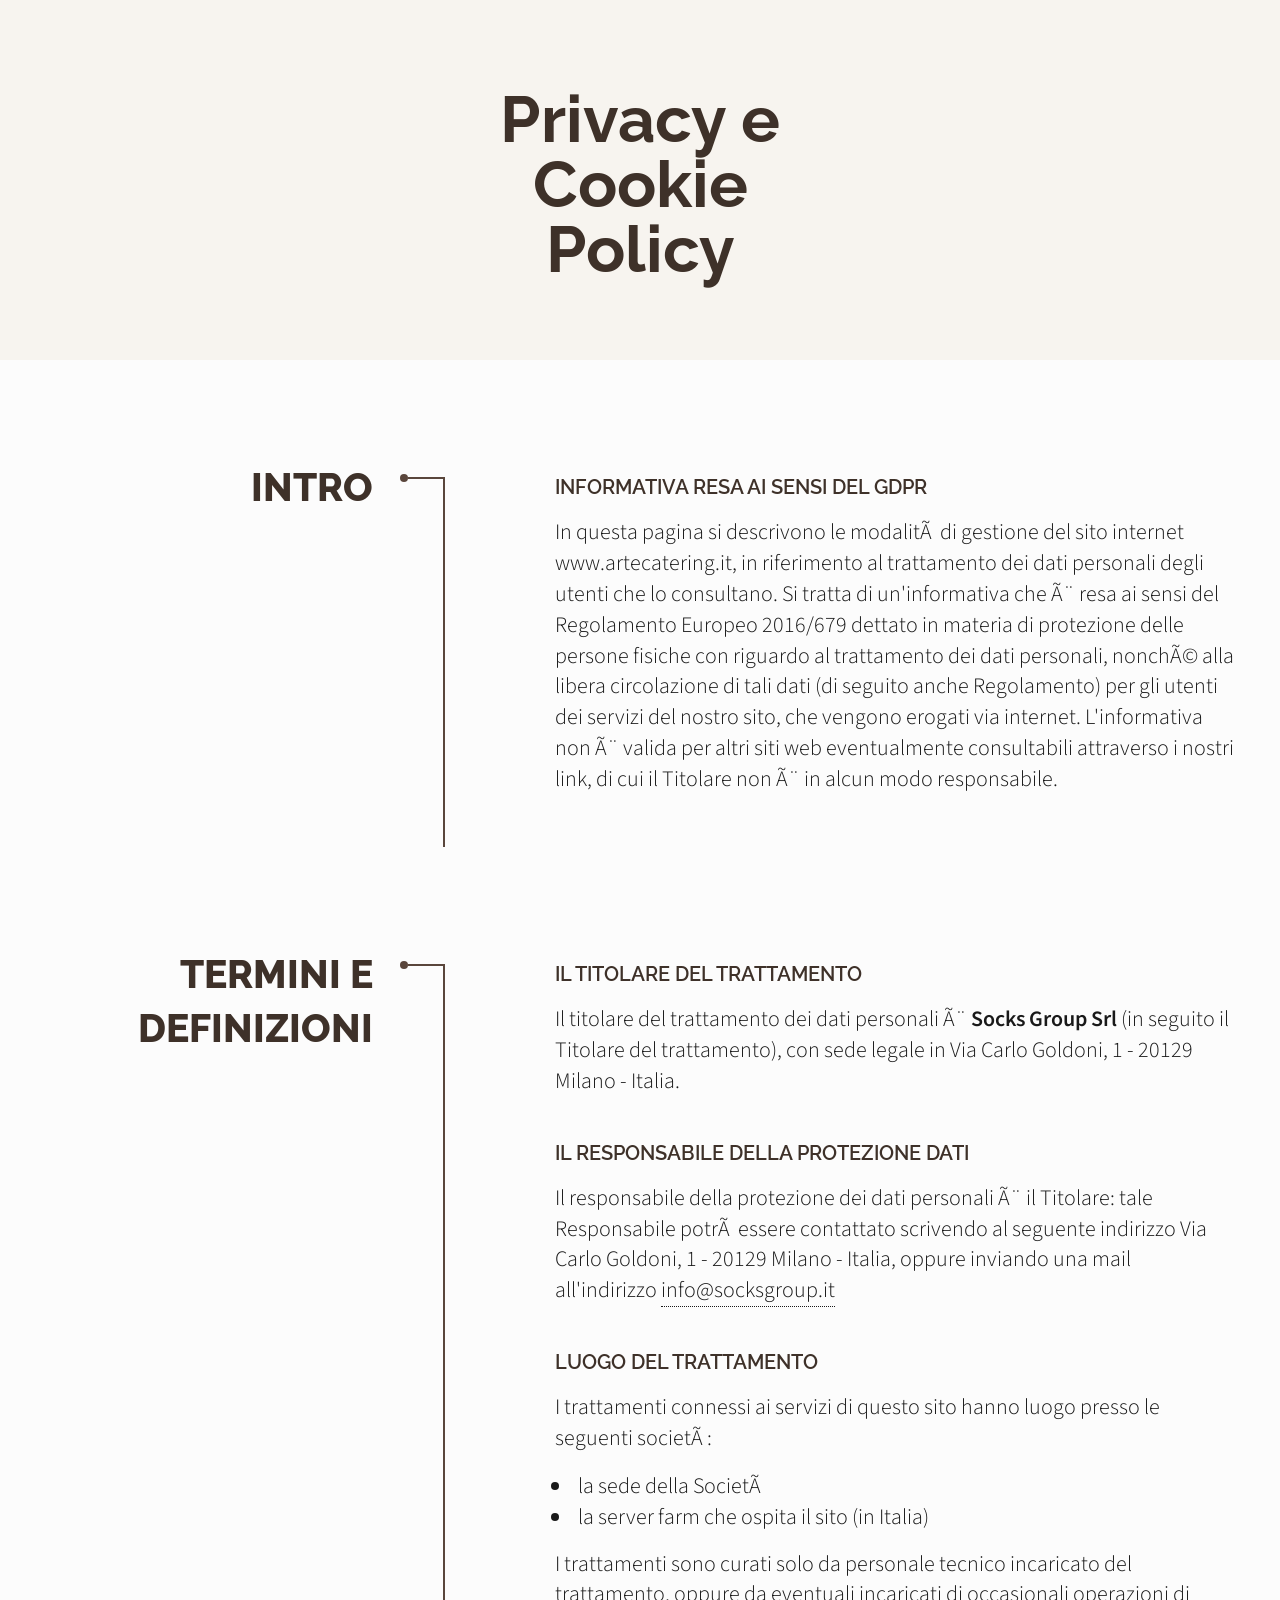
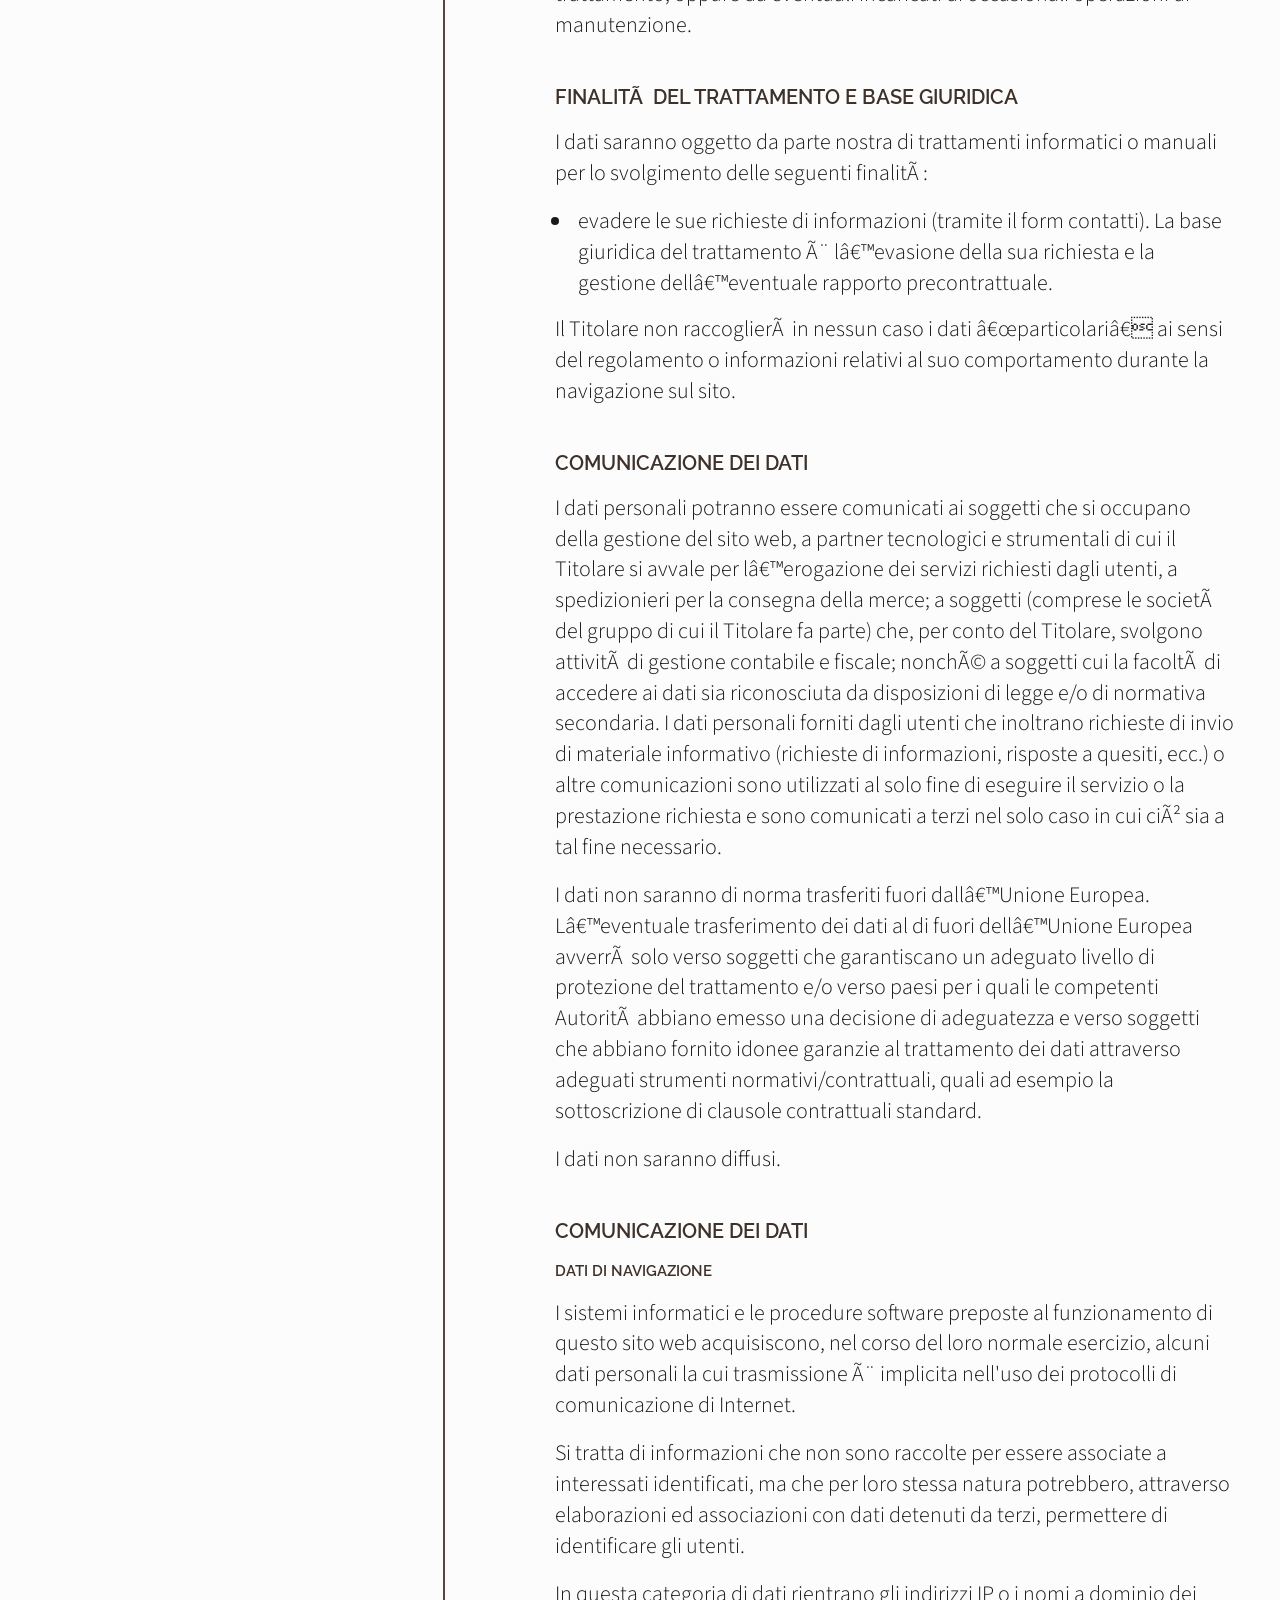
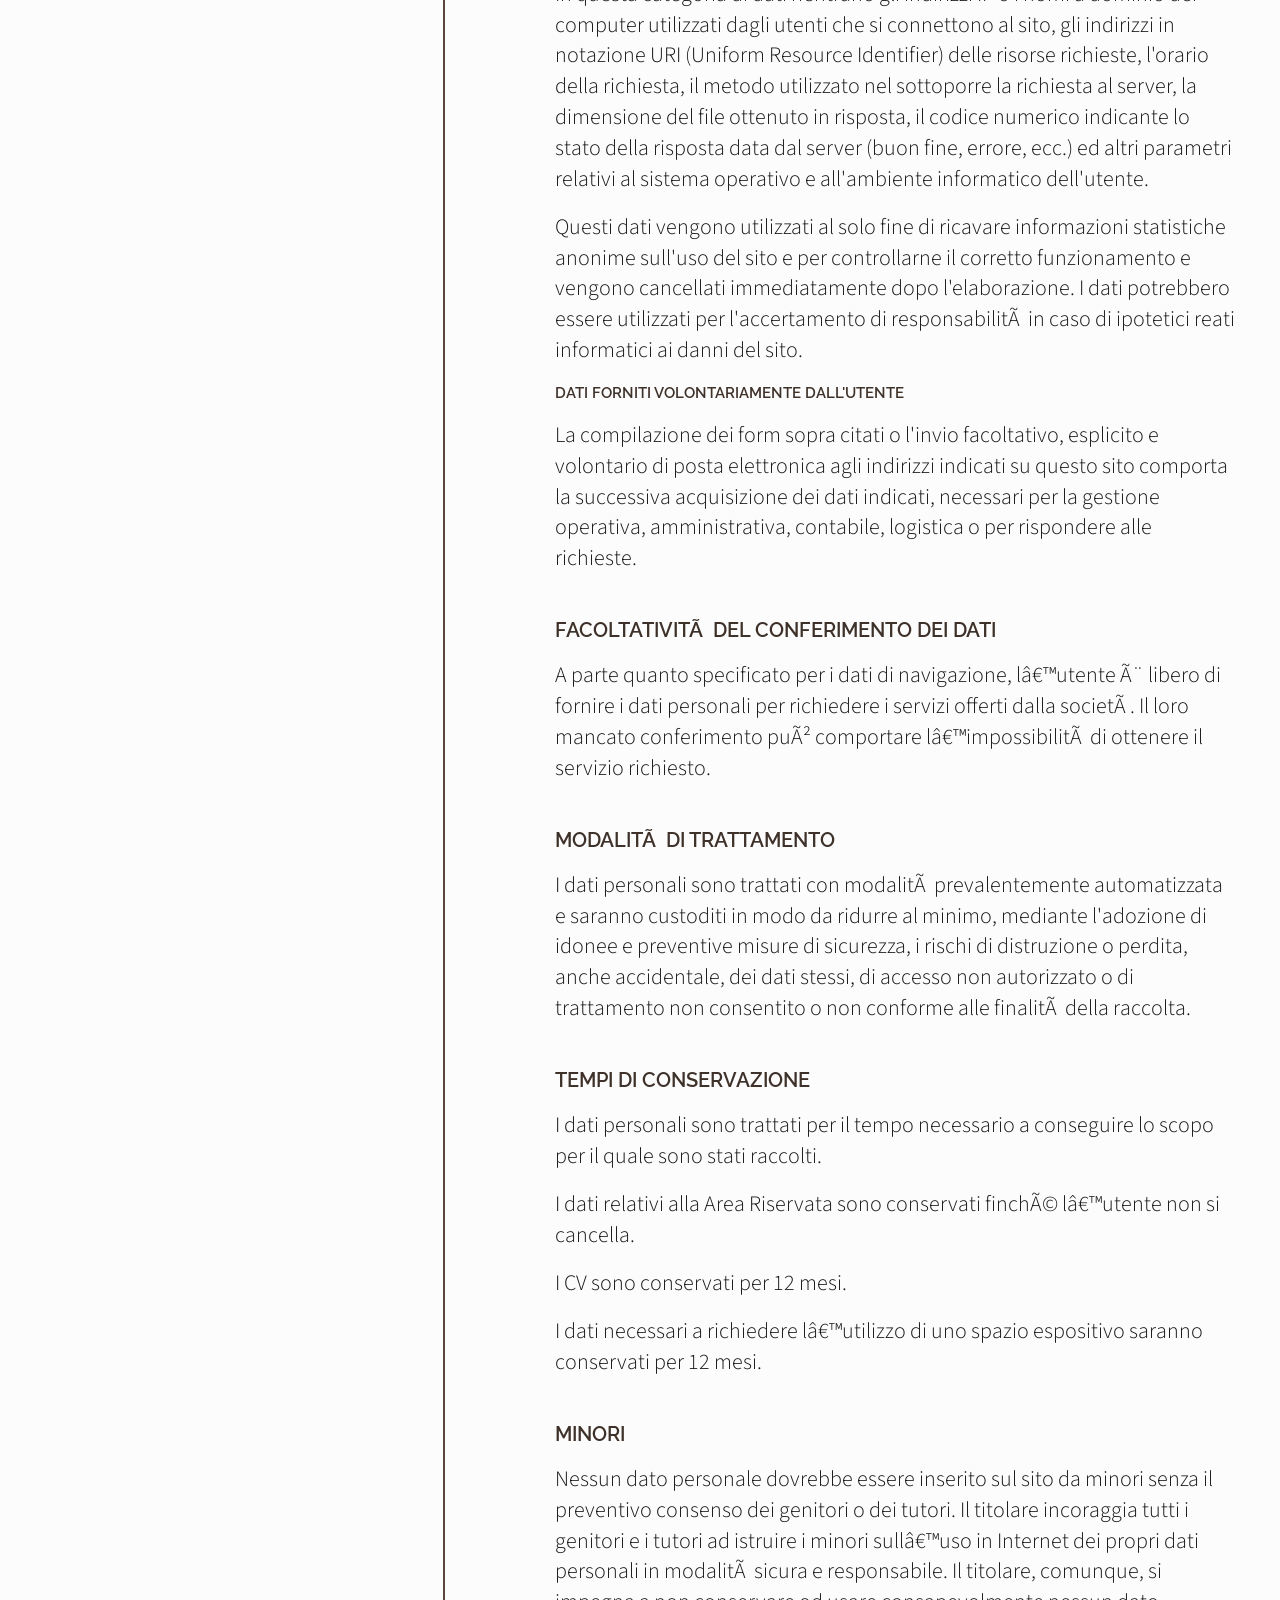
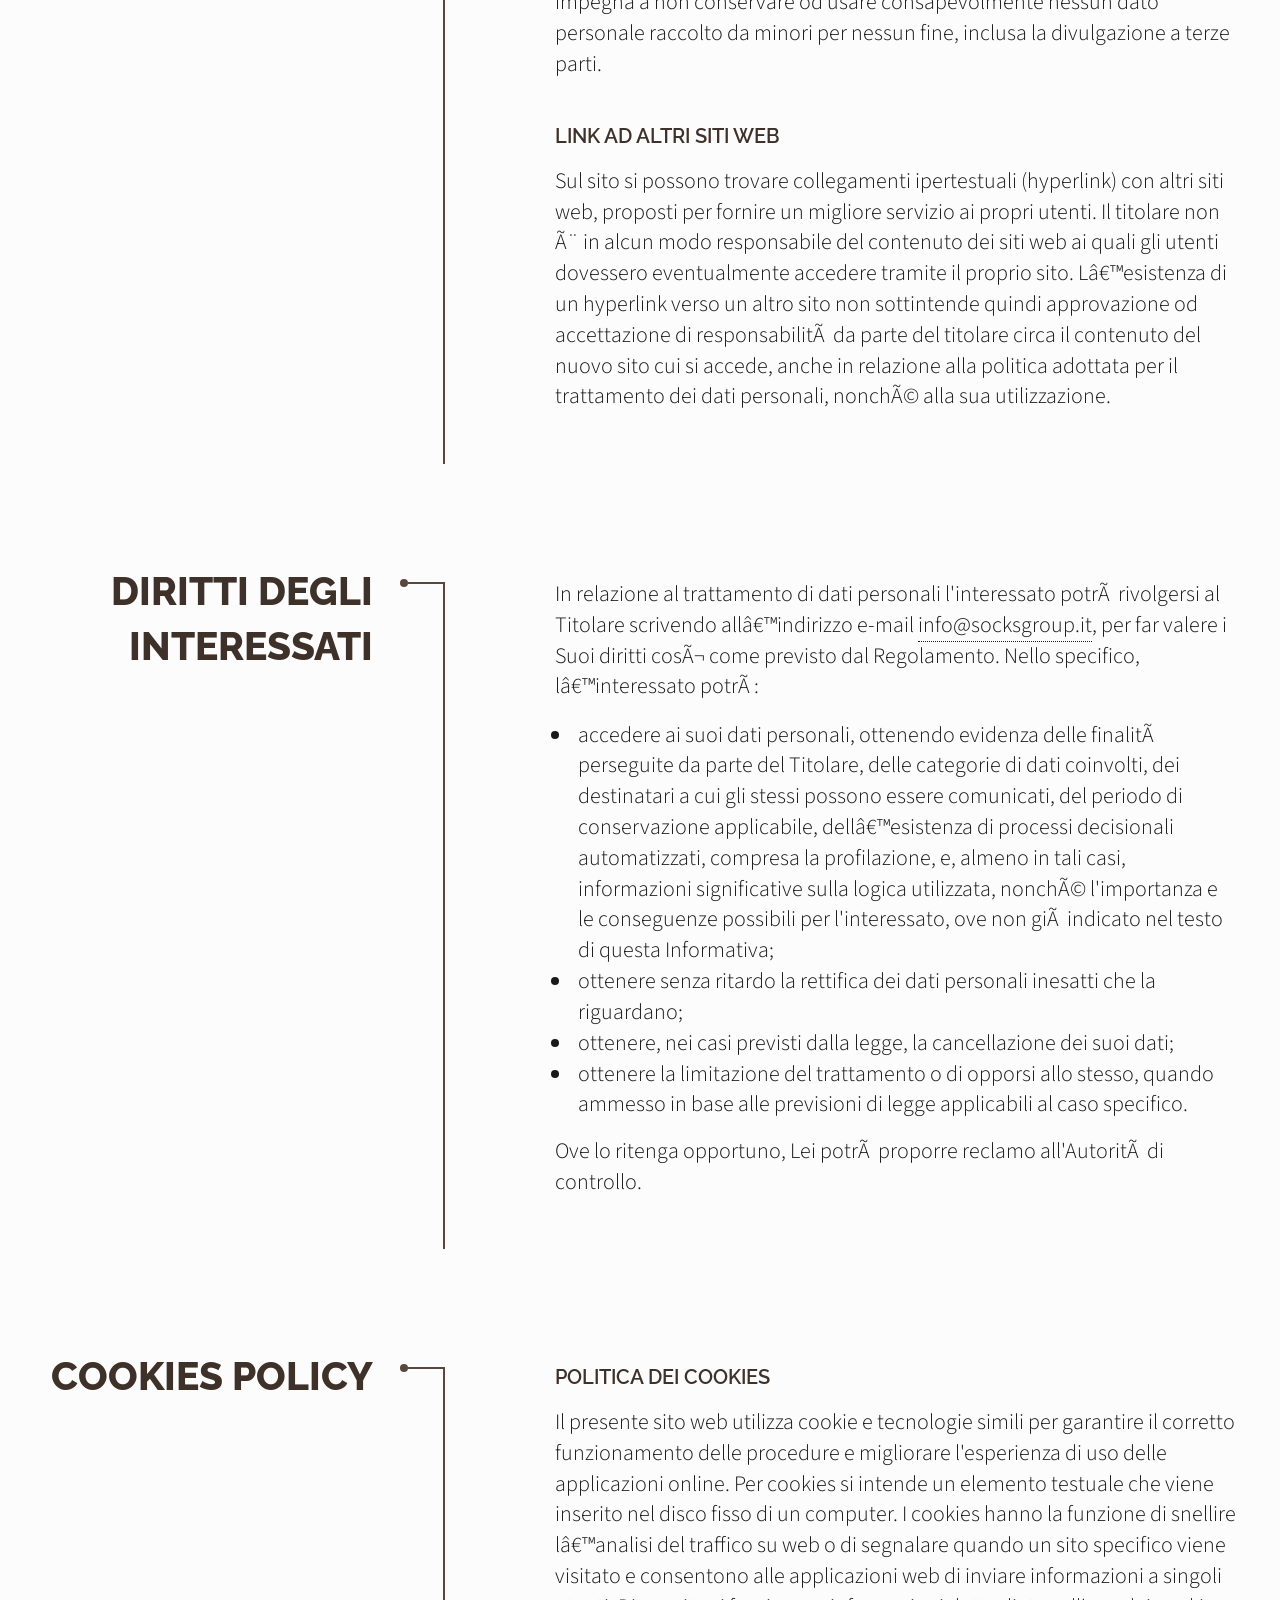
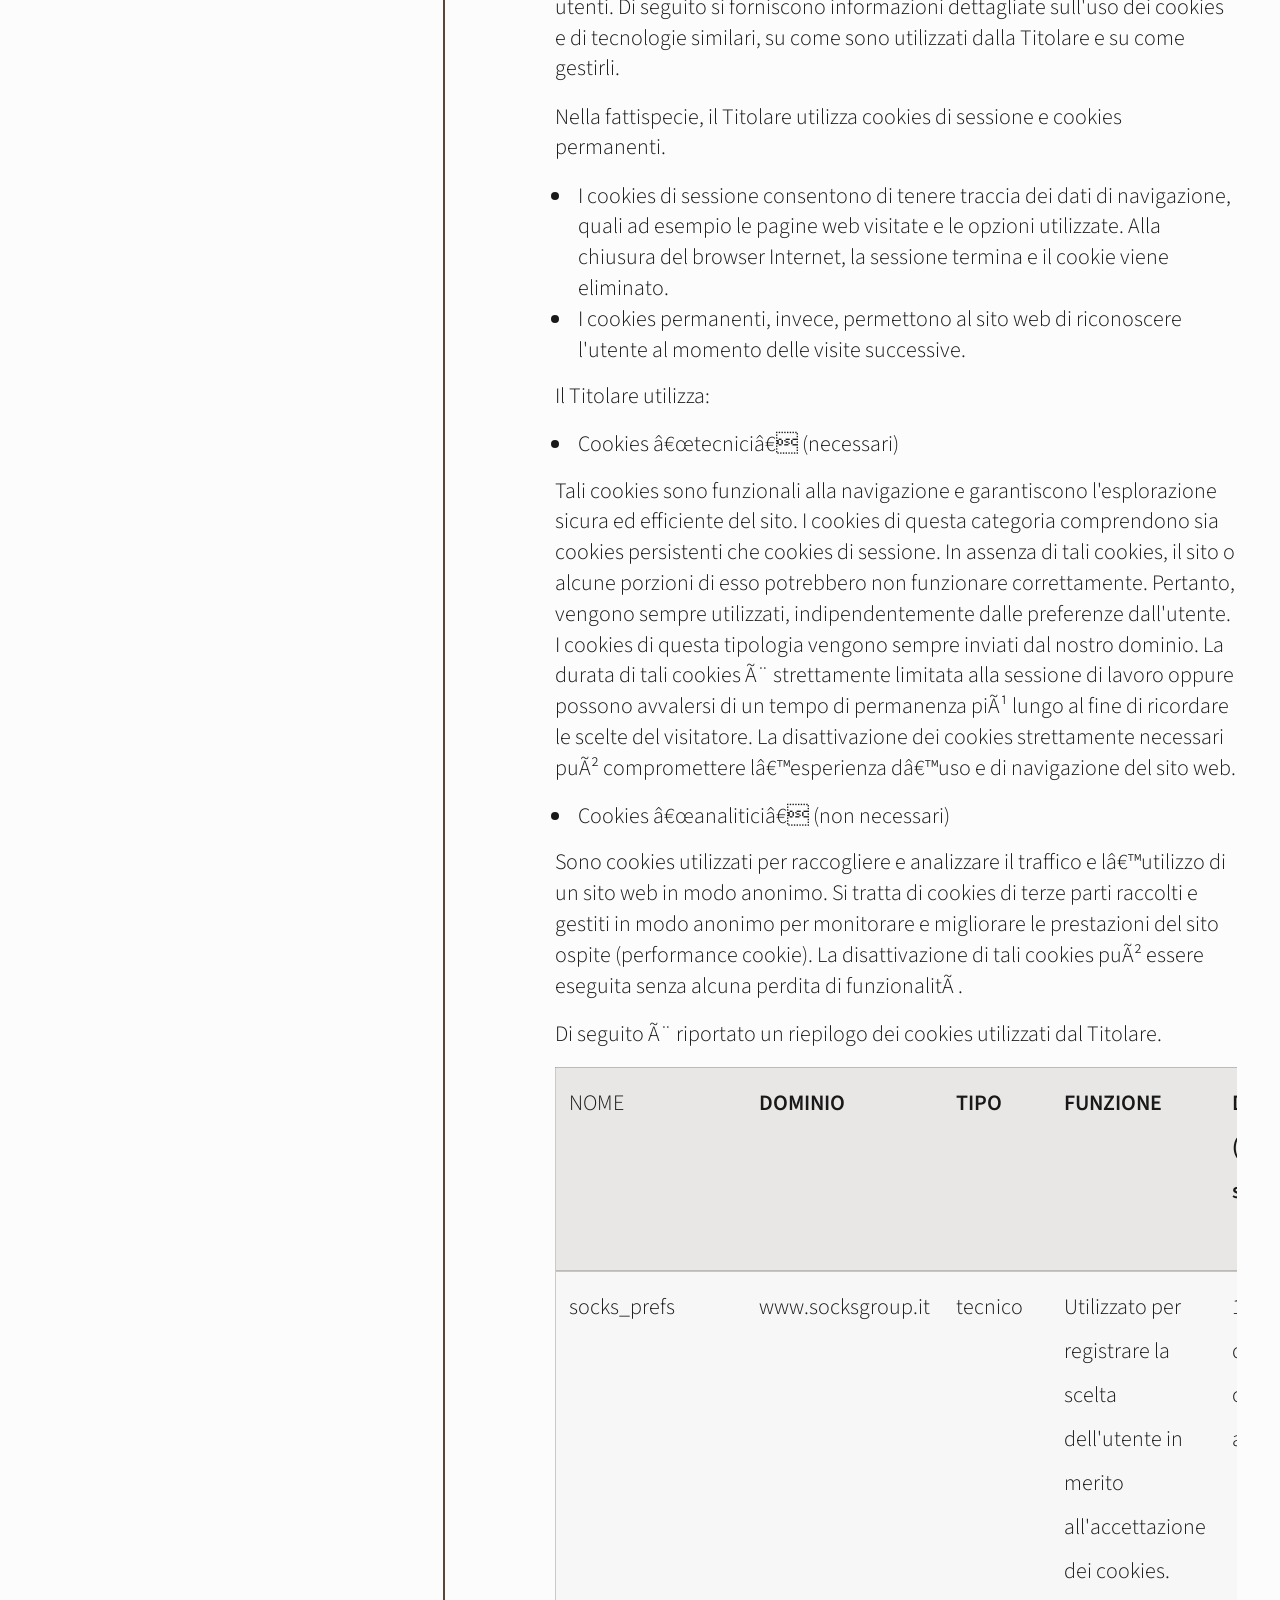
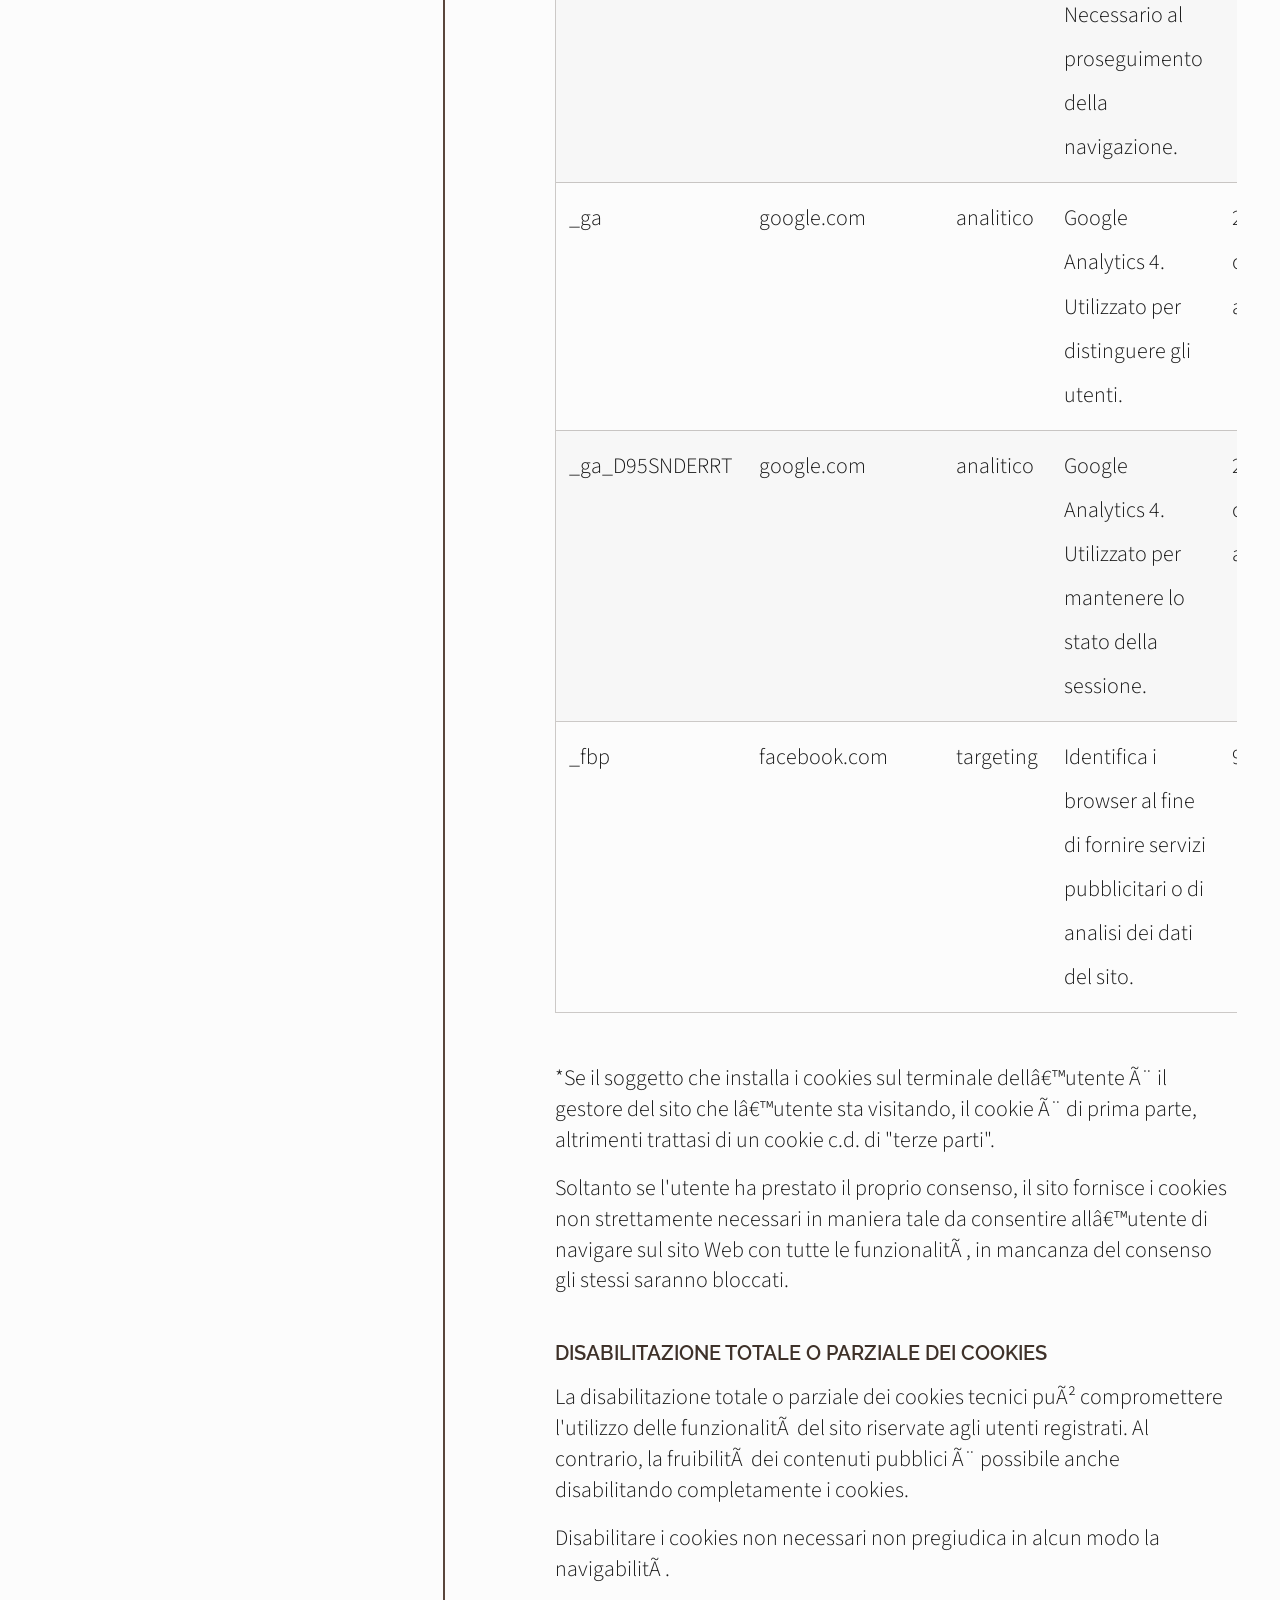
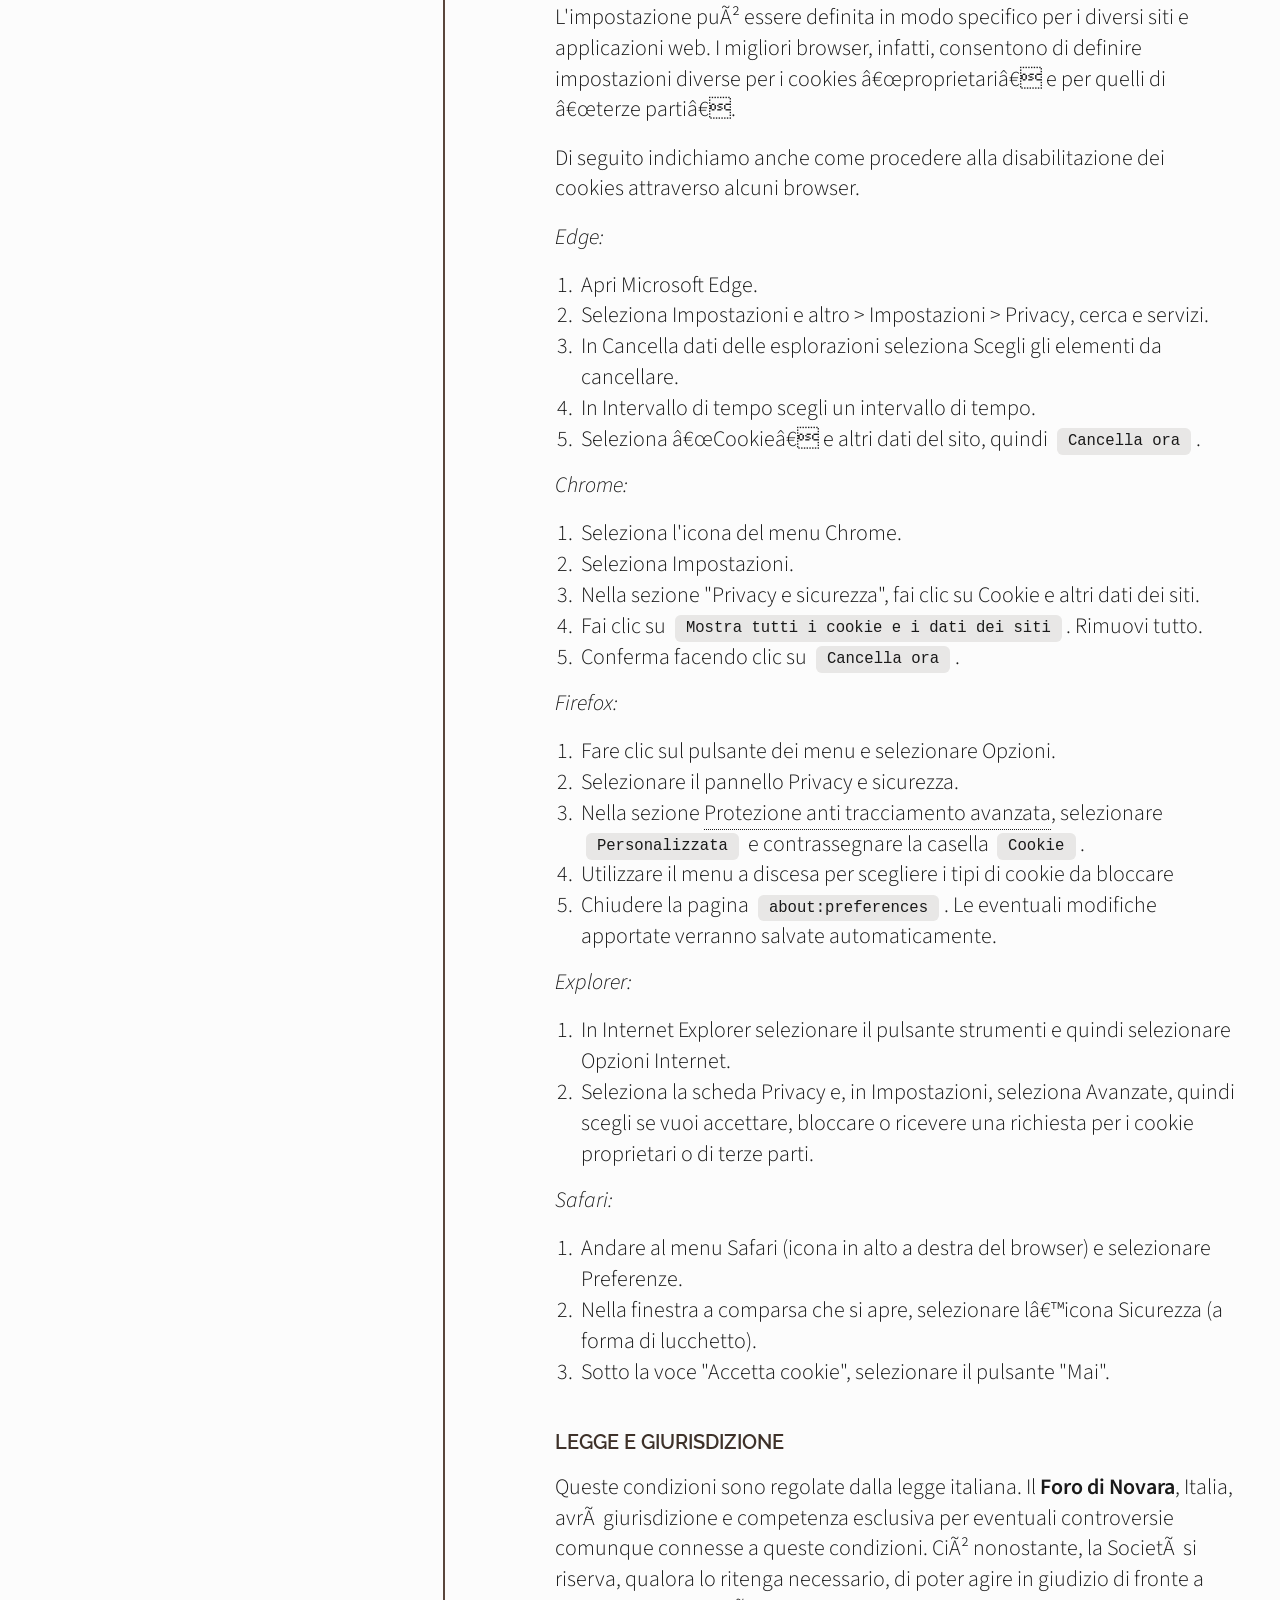
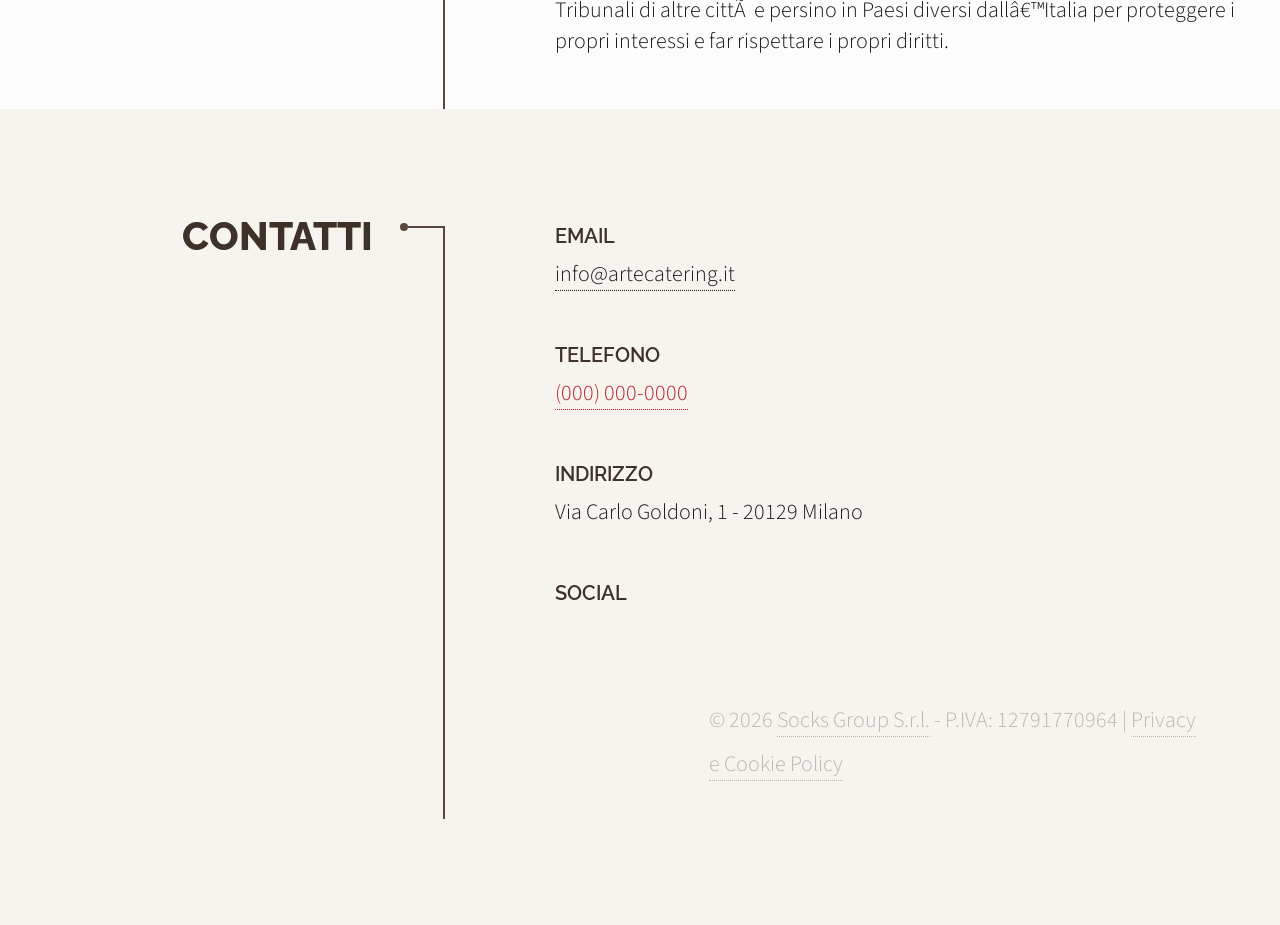
<file: privacy.html>
<!DOCTYPE HTML>
<html lang="it" xml:lang="it" xmlns="http://www.w3.org/1999/xhtml">

<head>
	<title>ARTEcatering - Privacy</title>
	<meta charset="ISO-8859-1">
	<meta http-equiv="Content-Type" content="text/html;charset=ISO-8859-1">
	<meta name="viewport" content="width=device-width, initial-scale=1, user-scalable=no" />
	<meta name="description" content="" />
	<meta name="keywords" content="" />
	<link rel="stylesheet" href="assets/css/main.css" />
</head>

<body class="is-preload privacy-page">

	<!-- Wrapper -->
	<div id="wrapper">

		<!-- Intro -->
		<section class="intro" id="privacy-intro">
			<header>
				<!--<img src="./media/artecatering_logo.png" alt="ARTEcatering Logo" />-->
				<h1>Privacy e Cookie Policy</h1>
			</header>
		</section>

		<!-- Sections -->
		<section id="privacy-content">
			<header>
				<h2 class="darkmrntxt">Intro</h2>
			</header>
			<div class="content">
				<h3>Informativa resa ai sensi del GDPR</h3>
				<p>In questa pagina si descrivono le modalità di gestione del sito internet www.artecatering.it, in riferimento al trattamento dei dati personali degli utenti che lo consultano. Si tratta di un'informativa che è resa ai sensi del Regolamento Europeo 2016/679 dettato in materia di protezione delle persone fisiche con riguardo al trattamento dei dati personali, nonché alla libera circolazione di tali dati (di seguito anche Regolamento) per gli utenti dei servizi del nostro sito, che vengono erogati via internet. L'informativa non è valida per altri siti web eventualmente consultabili attraverso i nostri link, di cui il Titolare non è in alcun modo responsabile.</p>
			</div>
		</section>

		<section id="privacy-content">
			<header>
				<h2 class="darkmrntxt">Termini e definizioni</h2>
			</header>
			<div class="content">
				<h3>Il titolare del trattamento</h3>
				<p>Il titolare del trattamento dei dati personali è <strong>Socks Group Srl</strong> (in seguito il Titolare del trattamento), con sede legale in Via Carlo Goldoni, 1 - 20129 Milano - Italia.</p>

				<h3>Il responsabile della protezione dati</h3>
				<p>Il responsabile della protezione dei dati personali è il Titolare: tale Responsabile potrà essere contattato scrivendo al seguente indirizzo Via Carlo Goldoni, 1 - 20129 Milano - Italia, oppure inviando una mail all'indirizzo <a href="mailto:info@socksgroup.it">info@socksgroup.it</a></p>

				<h3>Luogo del trattamento</h3>
				<p>I trattamenti connessi ai servizi di questo sito hanno luogo presso le seguenti società:</p>
				<ul>
					<li>la sede della Società</li>
					<li>la server farm che ospita il sito (in Italia)</li>
				</ul>
				<p>I trattamenti sono curati solo da personale tecnico incaricato del trattamento, oppure da eventuali incaricati di occasionali operazioni di manutenzione.</p>

				<h3>Finalità del trattamento e base giuridica</h3>
				<p>I dati saranno oggetto da parte nostra di trattamenti informatici o manuali per lo svolgimento delle seguenti finalità:</p>
				<ul>
					<li>evadere le sue richieste di informazioni (tramite il form contatti). La base giuridica del trattamento è l’evasione della sua richiesta e la gestione dell’eventuale rapporto precontrattuale.</li>
				</ul>
				<p>Il Titolare non raccoglierà in nessun caso i dati “particolari” ai sensi del regolamento o informazioni relativi al suo comportamento durante la navigazione sul sito.</p>

				<h3>Comunicazione dei dati</h3>
				<p>I dati personali potranno essere comunicati ai soggetti che si occupano della gestione del sito web, a partner tecnologici e strumentali di cui il Titolare si avvale per l’erogazione dei servizi richiesti dagli utenti, a spedizionieri per la consegna della merce; a soggetti (comprese le società del gruppo di cui il Titolare fa parte) che, per conto del Titolare, svolgono attività di gestione contabile e fiscale; nonché a soggetti cui la facoltà di accedere ai dati sia riconosciuta da disposizioni di legge e/o di normativa secondaria. I dati personali forniti dagli utenti che inoltrano richieste di invio di materiale informativo (richieste di informazioni, risposte a quesiti, ecc.) o altre comunicazioni sono utilizzati al solo fine di eseguire il servizio o la prestazione richiesta e sono comunicati a terzi nel solo caso in cui ciò sia a tal fine necessario.</p>
				<p>I dati non saranno di norma trasferiti fuori dall’Unione Europea. L’eventuale trasferimento dei dati al di fuori dell’Unione Europea avverrà solo verso soggetti che garantiscano un adeguato livello di protezione del trattamento e/o verso paesi per i quali le competenti Autorità abbiano emesso una decisione di adeguatezza e verso soggetti che abbiano fornito idonee garanzie al trattamento dei dati attraverso adeguati strumenti normativi/contrattuali, quali ad esempio la sottoscrizione di clausole contrattuali standard.</p>
				<p>I dati non saranno diffusi.</p>

				<h3>Comunicazione dei dati</h3>
				<h4>Dati di navigazione</h4>
				<p>I sistemi informatici e le procedure software preposte al funzionamento di questo sito web acquisiscono, nel corso del loro normale esercizio, alcuni dati personali la cui trasmissione è implicita nell'uso dei protocolli di comunicazione di Internet.</p>
				<p>Si tratta di informazioni che non sono raccolte per essere associate a interessati identificati, ma che per loro stessa natura potrebbero, attraverso elaborazioni ed associazioni con dati detenuti da terzi, permettere di identificare gli utenti.</p>
				<p>In questa categoria di dati rientrano gli indirizzi IP o i nomi a dominio dei computer utilizzati dagli utenti che si connettono al sito, gli indirizzi in notazione URI (Uniform Resource Identifier) delle risorse richieste, l'orario della richiesta, il metodo utilizzato nel sottoporre la richiesta al server, la dimensione del file ottenuto in risposta, il codice numerico indicante lo stato della risposta data dal server (buon fine, errore, ecc.) ed altri parametri relativi al sistema operativo e all'ambiente informatico dell'utente.</p>
				<p>Questi dati vengono utilizzati al solo fine di ricavare informazioni statistiche anonime sull'uso del sito e per controllarne il corretto funzionamento e vengono cancellati immediatamente dopo l'elaborazione. I dati potrebbero essere utilizzati per l'accertamento di responsabilità in caso di ipotetici reati informatici ai danni del sito.</p>
				<h4>Dati forniti volontariamente dall'utente</h4>
				<p>La compilazione dei form sopra citati o l'invio facoltativo, esplicito e volontario di posta elettronica agli indirizzi indicati su questo sito comporta la successiva acquisizione dei dati indicati, necessari per la gestione operativa, amministrativa, contabile, logistica o per rispondere alle richieste.</p>

				<h3>Facoltatività del conferimento dei dati</h3>
				<p>A parte quanto specificato per i dati di navigazione, l’utente è libero di fornire i dati personali per richiedere i servizi offerti dalla società. Il loro mancato conferimento può comportare l’impossibilità di ottenere il servizio richiesto.</p>

				<h3>Modalità di trattamento</h3>
				<p>I dati personali sono trattati con modalità prevalentemente automatizzata e saranno custoditi in modo da ridurre al minimo, mediante l'adozione di idonee e preventive misure di sicurezza, i rischi di distruzione o perdita, anche accidentale, dei dati stessi, di accesso non autorizzato o di trattamento non consentito o non conforme alle finalità della raccolta.</p>

				<h3>Tempi di conservazione</h3>
				<p>I dati personali sono trattati per il tempo necessario a conseguire lo scopo per il quale sono stati raccolti.</p>
				<p>I dati relativi alla Area Riservata sono conservati finché l’utente non si cancella.</p>
				<p>I CV sono conservati per 12 mesi.</p>
				<p>I dati necessari a richiedere l’utilizzo di uno spazio espositivo saranno conservati per 12 mesi.</p>

				<h3>Minori</h3>
				<p>Nessun dato personale dovrebbe essere inserito sul sito da minori senza il preventivo consenso dei genitori o dei tutori. Il titolare incoraggia tutti i genitori e i tutori ad istruire i minori sull’uso in Internet dei propri dati personali in modalità sicura e responsabile. Il titolare, comunque, si impegna a non conservare od usare consapevolmente nessun dato personale raccolto da minori per nessun fine, inclusa la divulgazione a terze parti.</p>

				<h3>Link ad altri siti web</h3>
				<p>Sul sito si possono trovare collegamenti ipertestuali (hyperlink) con altri siti web, proposti per fornire un migliore servizio ai propri utenti. Il titolare non è in alcun modo responsabile del contenuto dei siti web ai quali gli utenti dovessero eventualmente accedere tramite il proprio sito. L’esistenza di un hyperlink verso un altro sito non sottintende quindi approvazione od accettazione di responsabilità da parte del titolare circa il contenuto del nuovo sito cui si accede, anche in relazione alla politica adottata per il trattamento dei dati personali, nonché alla sua utilizzazione.</p>
			</div>
		</section>

		<section id="privacy-content">
			<header>
				<h2 class="darkmrntxt">Diritti degli interessati</h2>
			</header>
			<div class="content">
				<p>In relazione al trattamento di dati personali l'interessato potrà rivolgersi al Titolare scrivendo all’indirizzo e-mail <a href="mailto:info@socksgroup.it">info@socksgroup.it</a>, per far valere i Suoi diritti così come previsto dal Regolamento. Nello specifico, l’interessato potrà:</p>
				<ul>
					<li>accedere ai suoi dati personali, ottenendo evidenza delle finalità perseguite da parte del Titolare, delle categorie di dati coinvolti, dei destinatari a cui gli stessi possono essere comunicati, del periodo di conservazione applicabile, dell’esistenza di processi decisionali automatizzati, compresa la profilazione, e, almeno in tali casi, informazioni significative sulla logica utilizzata, nonché l'importanza e le conseguenze possibili per l'interessato, ove non già indicato nel testo di questa Informativa;</li>
					<li>ottenere senza ritardo la rettifica dei dati personali inesatti che la riguardano;</li>
					<li>ottenere, nei casi previsti dalla legge, la cancellazione dei suoi dati;</li>
					<li>ottenere la limitazione del trattamento o di opporsi allo stesso, quando ammesso in base alle previsioni di legge applicabili al caso specifico.</li>
				</ul>
				<p>Ove lo ritenga opportuno, Lei potrà proporre reclamo all'Autorità di controllo.</p>
			</div>
		</section>

		<section id="privacy-content">
			<header>
				<h2 class="darkmrntxt">Cookies Policy</h2>
			</header>
			<div class="content">
				<h3>Politica dei Cookies</h3>
				<p>Il presente sito web utilizza cookie e tecnologie simili per garantire il corretto funzionamento delle procedure e migliorare l'esperienza di uso delle applicazioni online. Per cookies si intende un elemento testuale che viene inserito nel disco fisso di un computer. I cookies hanno la funzione di snellire l’analisi del traffico su web o di segnalare quando un sito specifico viene visitato e consentono alle applicazioni web di inviare informazioni a singoli utenti. Di seguito si forniscono informazioni dettagliate sull'uso dei cookies e di tecnologie similari, su come sono utilizzati dalla Titolare e su come gestirli.</p>
				<p>Nella fattispecie, il Titolare utilizza cookies di sessione e cookies permanenti.</p>
				<ul>
					<li>I cookies di sessione consentono di tenere traccia dei dati di navigazione, quali ad esempio le pagine web visitate e le opzioni utilizzate. Alla chiusura del browser Internet, la sessione termina e il cookie viene eliminato.</li>
					<li>I cookies permanenti, invece, permettono al sito web di riconoscere l'utente al momento delle visite successive.</li>
				</ul>

				<p>Il Titolare utilizza:</p>
				<ul>
					<li>Cookies “tecnici” (necessari)</li>
				</ul>
				<p>Tali cookies sono funzionali alla navigazione e garantiscono l'esplorazione sicura ed efficiente del sito. I cookies di questa categoria comprendono sia cookies persistenti che cookies di sessione. In assenza di tali cookies, il sito o alcune porzioni di esso potrebbero non funzionare correttamente. Pertanto, vengono sempre utilizzati, indipendentemente dalle preferenze dall'utente. I cookies di questa tipologia vengono sempre inviati dal nostro dominio. La durata di tali cookies è strettamente limitata alla sessione di lavoro oppure possono avvalersi di un tempo di permanenza più lungo al fine di ricordare le scelte del visitatore. La disattivazione dei cookies strettamente necessari può compromettere l’esperienza d’uso e di navigazione del sito web.</p>
				<ul>
					<li>Cookies “analitici” (non necessari)</li>
				</ul>
				<p>Sono cookies utilizzati per raccogliere e analizzare il traffico e l’utilizzo di un sito web in modo anonimo. Si tratta di cookies di terze parti raccolti e gestiti in modo anonimo per monitorare e migliorare le prestazioni del sito ospite (performance cookie). La disattivazione di tali cookies può essere eseguita senza alcuna perdita di funzionalità.</p>

				<p>Di seguito è riportato un riepilogo dei cookies utilizzati dal Titolare.</p>
				<div class="table-scroll">
				<table cellspacing="0" cellpadding="0" class="table cookies">
					<thead>
						<tr>
							<td height="15"<strong>NOME</strong></td>
							<td><strong>DOMINIO</strong></td>
							<td><strong>TIPO</strong></td>
							<td align="left"><strong>FUNZIONE</strong></td>
							<td align="left"><strong>DURATA </strong>
								<strong>(giorni o sessione)</strong>
							</td>
							<td><strong>PRIMA PARTE/</strong>
								<strong>TERZA PARTE*</strong>
							</td>
						</tr>
					</thead>
					<tbody>
						<tr>
							<td>socks_prefs</td>
							<td>www.socksgroup.it</td>
							<td>tecnico</td>
							<td align="left">Utilizzato per registrare la scelta dell'utente in merito all'accettazione dei cookies.
								Necessario al proseguimento della navigazione.</td>
							<td align="left">182gg (6 mesi) dalla creazione o aggiornamento</td>
							<td>Prima parte</td>
						</tr>
						<tr>
							<td>_ga</td>
							<td>google.com</td>
							<td>analitico</td>
							<td align="left">Google Analytics 4. Utilizzato per distinguere gli utenti.</td>
							<td align="left">2 anni dalla creazione o aggiornamento</td>
							<td>Terza parte</td>
						</tr>
						<tr>
							<td>_ga_D95SNDERRT</td>
							<td>google.com</td>
							<td>analitico</td>
							<td align="left">Google Analytics 4. Utilizzato per mantenere lo stato della sessione.</td>
							<td align="left">2 anni dalla creazione o aggiornamento</td>
							<td>Terza parte</td>
						</tr>
						<tr>
							<td>_fbp</td>
							<td>facebook.com</td>
							<td>targeting</td>
							<td align="left">Identifica i browser al fine di fornire servizi pubblicitari o di analisi dei dati del
								sito.</td>
							<td align="left">90 giorni</td>
							<td>Terza parte</td>
						</tr>
					</tbody>
				</table>
				</div>
				<p>*Se il soggetto che installa i cookies sul terminale dell’utente è il gestore del sito che l’utente sta visitando, il cookie è di prima parte, altrimenti trattasi di un cookie c.d. di "terze parti".</p>
				<p>Soltanto se l'utente ha prestato il proprio consenso, il sito fornisce i cookies non strettamente necessari in maniera tale da consentire all’utente di navigare sul sito Web con tutte le funzionalità, in mancanza del consenso gli stessi saranno bloccati.</p>

				<h3>Disabilitazione totale o parziale dei cookies</h3>
				<p>La disabilitazione totale o parziale dei cookies tecnici può compromettere l'utilizzo delle funzionalità del sito riservate agli utenti registrati. Al contrario, la fruibilità dei contenuti pubblici è possibile anche disabilitando completamente i cookies.</p>
				<p>Disabilitare i cookies non necessari non pregiudica in alcun modo la navigabilità.</p>
				<p>L'impostazione può essere definita in modo specifico per i diversi siti e applicazioni web. I migliori browser, infatti, consentono di definire impostazioni diverse per i cookies “proprietari” e per quelli di “terze parti”.</p>
				<p>Di seguito indichiamo anche come procedere alla disabilitazione dei cookies attraverso alcuni browser.</p>

				<p><em>Edge:</em></p>
				<ol>
					<li>Apri Microsoft Edge.</li>
					<li>Seleziona Impostazioni e altro > Impostazioni > Privacy, cerca e servizi.</li>
					<li>In Cancella dati delle esplorazioni seleziona Scegli gli elementi da cancellare.</li>
					<li>In Intervallo di tempo scegli un intervallo di tempo.</li>
					<li>Seleziona “Cookie” e altri dati del sito, quindi <code>Cancella ora</code>.</li>
				</ol>

				<p><em>Chrome:</em></p>
				<ol>
					<li>Seleziona l'icona del menu Chrome.</li>
					<li>Seleziona Impostazioni.</li>
					<li>Nella sezione "Privacy e sicurezza", fai clic su Cookie e altri dati dei siti.</li>
					<li>Fai clic su <code>Mostra tutti i cookie e i dati dei siti</code>. Rimuovi tutto.</li>
					<li>Conferma facendo clic su <code>Cancella ora</code>.</li>
				</ol>
				
				<p><em>Firefox:</em></p>
				<ol>
					<li>Fare clic sul pulsante dei menu e selezionare Opzioni.</li>
					<li>Selezionare il pannello Privacy e sicurezza.</li>
					<li>Nella sezione <a href="https://support.mozilla.org/it/kb/protezione-antitracciamento-avanzata-firefox-desktop" target="_blank">Protezione anti tracciamento avanzata</a>, selezionare <code>Personalizzata</code> e contrassegnare la casella <code>Cookie</code>.</li>
					<li>Utilizzare il menu a discesa per scegliere i tipi di cookie da bloccare</li>
					<li>Chiudere la pagina <code>about:preferences</code>. Le eventuali modifiche apportate verranno salvate automaticamente.</li>
				</ol>
				
				<p><em>Explorer:</em></p>
				<ol>
					<li>In Internet Explorer selezionare il pulsante strumenti e quindi selezionare Opzioni Internet.</li>
					<li>Seleziona la scheda Privacy e, in Impostazioni, seleziona Avanzate, quindi scegli se vuoi accettare, bloccare o ricevere una richiesta per i cookie proprietari o di terze parti.</li>
				</ol>
				
				<p><em>Safari:</em></p>
				<ol>
					<li>Andare al menu Safari (icona in alto a destra del browser) e selezionare Preferenze.</li>
					<li>Nella finestra a comparsa che si apre, selezionare l’icona Sicurezza (a forma di lucchetto).</li>
					<li>Sotto la voce "Accetta cookie", selezionare il pulsante "Mai".</li>
				</ol>

				<h3>Legge e giurisdizione</h3>
				<p>Queste condizioni sono regolate dalla legge italiana. Il <strong>Foro di Novara</strong>, Italia, avrà giurisdizione e competenza esclusiva per eventuali controversie comunque connesse a queste condizioni. Ciò nonostante, la Società si riserva, qualora lo ritenga necessario, di poter agire in giudizio di fronte a Tribunali di altre città e persino in Paesi diversi dall’Italia per proteggere i propri interessi e far rispettare i propri diritti.</p>
			</div>
		</section>

		<!-- Section -->
		<section id="privacy-contact">
			<header>
				<h2 class="darkmrntxt">Contatti</h2>
			</header>
			<div class="content">
				<ul class="items">
					<li>
						<h3>Email</h3>
						<a href="mailto:info@artecatering.it">info@artecatering.it</a>
					</li>
					<li>
						<h3>Telefono</h3>
						<a href="tel:+390000000000" class="redtxt">(000) 000-0000</a>
					</li>
					<li>
						<h3>Indirizzo</h3>
						<span>Via Carlo Goldoni, 1 - 20129 Milano</span>
					</li>
					<li>
						<h3>Social</h3>
						<ul class="icons">
							<li>
								<a href="#" class="icon brands fa-facebook-f redtxt">
									<span class="label">Facebook</span>
								</a>
							</li>
							<li>
								<a href="#" class="icon brands fa-instagram redtxt">
									<span class="label">Instagram</span>
								</a>
							</li>
							<li>
								<a href="#" class="icon brands fa-linkedin-in redtxt">
									<span class="label">LinkedIn</span>
								</a>
							</li>
						</ul>
					</li>
				</ul>
			</div>
		</section>

		<!-- Copyright -->
		<div class="copyright">&copy; 2026 <a href="https://socksgroup.it" target="_blank">Socks Group S.r.l.</a> - P.IVA: 12791770964 | <a href="./privacy.html">Privacy e Cookie Policy</a>
		</div>

	</div>

	<!-- Scripts -->
	<script src="assets/js/jquery.min.js"></script>
	<script src="assets/js/jquery.scrolly.min.js"></script>
	<script src="assets/js/browser.min.js"></script>
	<script src="assets/js/breakpoints.min.js"></script>
	<script src="assets/js/util.js"></script>
	<script src="assets/js/main.js"></script>

</body>

</html>
</file>
<file: assets/css/main.css>
@import url("https://cdnjs.cloudflare.com/ajax/libs/font-awesome/6.5.2/css/all.min.css");
@import url("https://fonts.googleapis.com/css?family=Source+Sans+Pro:300,600,700,300i,600i,700i|Raleway:600,800");

/*
	Paradigm Shift by HTML5 UP
	html5up.net | @ajlkn
	Free for personal and commercial use under the CCA 3.0 license (html5up.net/license)
*/

html, body, div, span, applet, object,
iframe, h1, h2, h3, h4, h5, h6, p, blockquote,
pre, a, abbr, acronym, address, big, cite,
code, del, dfn, em, img, ins, kbd, q, s, samp,
small, strike, strong, sub, sup, tt, var, b,
u, i, center, dl, dt, dd, ol, ul, li, fieldset,
form, label, legend, table, caption, tbody,
tfoot, thead, tr, th, td, article, aside,
canvas, details, embed, figure, figcaption,
footer, header, hgroup, menu, nav, output, ruby,
section, summary, time, mark, audio, video {
	margin: 0;
	padding: 0;
	border: 0;
	font-size: 100%;
	font: inherit;
	vertical-align: baseline;}

article, aside, details, figcaption, figure,
footer, header, hgroup, menu, nav, section {
	display: block;}

body {
	line-height: 1;
}

ol, ul {
	list-style: none;
}

blockquote, q {
	quotes: none;
}

	blockquote:before, blockquote:after, q:before, q:after {
		content: '';
		content: none;
	}

table {
	border-collapse: collapse;
	border-spacing: 0;
}

body {
	-webkit-text-size-adjust: none;
}

mark {
	background-color: transparent;
	color: inherit;
}

input::-moz-focus-inner {
	border: 0;
	padding: 0;
}

input, select, textarea {
	-moz-appearance: none;
	-webkit-appearance: none;
	-ms-appearance: none;
	appearance: none;
}

/* colors */

.redtxt{
	color: #BA1F26;
}

.blutxt{
	color: #0197CA;
}

.yellotxt{
	color: #E1CF2F;
}

.darkmrntxt{
	color: rgb(62, 49, 41);
}

.litemrntxt{
	color: rgb(62, 49, 41);
}

/* Basic */

	@-ms-viewport {
		width: device-width;
	}

	body {
		-ms-overflow-style: scrollbar;
	}

	@media screen and (max-width: 480px) {

		html, body {
			min-width: 320px;
		}

	}

	html {
		box-sizing: border-box;
		scroll-behavior: smooth;
	}

	*, *:before, *:after {
		box-sizing: inherit;
	}

	body {
		background: #f7f4ef;
	}

		body.is-preload *, body.is-preload *:before, body.is-preload *:after {
			-moz-animation: none !important;
			-webkit-animation: none !important;
			-ms-animation: none !important;
			animation: none !important;
			-moz-transition: none !important;
			-webkit-transition: none !important;
			-ms-transition: none !important;
			transition: none !important;
		}

/* Typography */

	html {
		font-size: 18pt;
	}

		@media screen and (max-width: 1920px) {

			html {
				font-size: 13pt;
			}

		}

		@media screen and (max-width: 1152px) {

			html {
				font-size: 14pt;
			}

		}

		@media screen and (max-width: 736px) {

			html {
				font-size: 12pt;
			}

		}

		@media screen and (max-width: 480px) {

			html {
				font-size: 11pt;
			}

		}

	body {
		background-color: #f7f4ef;
		color: #191919;
	}

	body, input, select, textarea {
		color: #191919;
		font-family: "Source Sans Pro", Helvetica, sans-serif;
		font-size: 1.27rem;
		font-weight: 300;
		letter-spacing: normal;
		line-height: 2;
	}

	a {
		-moz-transition: border-bottom-color 0.25s ease-in-out;
		-webkit-transition: border-bottom-color 0.25s ease-in-out;
		-ms-transition: border-bottom-color 0.25s ease-in-out;
		transition: border-bottom-color 0.25s ease-in-out;
		text-decoration: none;
		color: #191919;
		border-bottom: dotted 1px;
	}

		a:hover {
			text-decoration: none;
			border-bottom-color: transparent;
		}

	strong {
		font-weight: 600;
	}

	b {
		font-weight: 800;
	}
	
	em, i {
		font-style: italic;
	}

	p {
		line-height: 1.4;
		margin: 0 0 2rem 0;
	}

	h1, h2, h3, h4, h5, h6 {
		color: rgb(62, 49, 41);
		font-family: "Raleway", Helvetica, sans-serif;
		font-weight: 600;
		letter-spacing: normal;
		line-height: 1.4;
		margin: 0 0 1.5rem 0;
		text-transform: uppercase;
	}

		h1 a, h2 a, h3 a, h4 a, h5 a, h6 a {
			color: inherit;
			text-decoration: none;
		}

	h1 {
		font-family: "Raleway", Helvetica, sans-serif;
		font-size: 5rem;
		font-weight: 700;
		letter-spacing: normal;
		line-height: 1.1;
		margin: 0 0 1.5rem 0;
		text-transform: none;
	}

	h2 {
		font-size: 2.25rem;
		font-weight: 800;
		letter-spacing: normal;
		margin: 0 0 2rem 0;
	}

	h3 {
		font-size: 1.125rem;
		color: rgb(62, 49, 41);
	}

	h4 {
		font-size: 0.875rem;
	}

	h5 {
		font-size: 0.75rem;
	}

	h6 {
		font-size: 0.625rem;
	}

	@media screen and (max-width: 736px) {

		h1 {
			font-size: 4.5rem;
			line-height: 1.1;
		}

		h2 {
			font-size: 1.8rem;
			line-height: 1.4;
		}

		h3 {
			font-size: 1rem;
		}

		h4 {
			font-size: 0.75rem;
		}

		h5 {
			font-size: 0.675rem;
		}

	}

	@media screen and (max-width: 360px) {

		h1 {
			font-size: 3.75rem;
		}

		h2 {
			font-size: 1.55rem;
		}

		h3 {
			font-size: 0.95rem;
		}

		h4 {
			font-size: 0.675rem;
		}

		h5 {
			font-size: 0.675rem;
		}

	}

	sub {
		font-size: 0.8rem;
		position: relative;
		top: 0.5rem;
	}

	sup {
		font-size: 0.8rem;
		position: relative;
		top: -0.5rem;
	}

	blockquote {
		border-left: solid 0.5rem rgba(62, 49, 41, 0.25);
		font-style: italic;
		margin: 0 0 2rem 0;
		padding: 1rem 0 1rem 2rem;
	}

	code {
		background: rgba(62, 49, 41, 0.1);
		border-radius: 0.325rem;
		font-family: "Courier New", monospace;
		font-size: 0.9rem;
		margin: 0 0.25rem;
		padding: 0.25rem 0.65rem;
	}

	pre {
		-webkit-overflow-scrolling: touch;
		font-family: "Courier New", monospace;
		font-size: 0.9rem;
		margin: 0 0 2rem 0;
		width: 100%;
	}

		pre code {
			display: block;
			line-height: 1.75;
			padding: 1rem 1.5rem;
			overflow-x: auto;
		}

	hr {
		border: 0;
		border-bottom: solid 2px rgba(62, 49, 41, 0.25);
		margin: 3rem 0;
	}

		hr.major {
			margin: 5rem 0;
		}

		@media screen and (max-width: 736px) {

			hr.major {
				margin: 3rem 0;
			}

		}

/* Row */

	.row {
		display: flex;
		flex-wrap: wrap;
		box-sizing: border-box;
		align-items: stretch;
	}

		.row > * {
			box-sizing: border-box;
		}

		.row.gtr-uniform > * > :last-child {
			margin-bottom: 0;
		}

		.row.aln-left {
			justify-content: flex-start;
		}

		.row.aln-center {
			justify-content: center;
		}

		.row.aln-right {
			justify-content: flex-end;
		}

		.row.aln-top {
			align-items: flex-start;
		}

		.row.aln-middle {
			align-items: center;
		}

		.row.aln-bottom {
			align-items: flex-end;
		}

		.row > .imp {
			order: -1;
		}

		.row > .col-1 {
			width: 8.33333%;
		}

		.row > .off-1 {
			margin-left: 8.33333%;
		}

		.row > .col-2 {
			width: 16.66667%;
		}

		.row > .off-2 {
			margin-left: 16.66667%;
		}

		.row > .col-3 {
			width: 25%;
		}

		.row > .off-3 {
			margin-left: 25%;
		}

		.row > .col-4 {
			width: 33.33333%;
		}

		.row > .off-4 {
			margin-left: 33.33333%;
		}

		.row > .col-5 {
			width: 41.66667%;
		}

		.row > .off-5 {
			margin-left: 41.66667%;
		}

		.row > .col-6 {
			width: 50%;
		}

		.row > .off-6 {
			margin-left: 50%;
		}

		.row > .col-7 {
			width: 58.33333%;
		}

		.row > .off-7 {
			margin-left: 58.33333%;
		}

		.row > .col-8 {
			width: 66.66667%;
		}

		.row > .off-8 {
			margin-left: 66.66667%;
		}

		.row > .col-9 {
			width: 75%;
		}

		.row > .off-9 {
			margin-left: 75%;
		}

		.row > .col-10 {
			width: 83.33333%;
		}

		.row > .off-10 {
			margin-left: 83.33333%;
		}

		.row > .col-11 {
			width: 91.66667%;
		}

		.row > .off-11 {
			margin-left: 91.66667%;
		}

		.row > .col-12 {
			width: 100%;
		}

		.row > .off-12 {
			margin-left: 100%;
		}

		.row.gtr-0 {
			margin-top: 0;
			margin-left: 0rem;
		}

			.row.gtr-0 > * {
				padding: 0 0 0 0rem;
			}

			.row.gtr-0.gtr-uniform {
				margin-top: 0rem;
			}

				.row.gtr-0.gtr-uniform > * {
					padding-top: 0rem;
				}

		.row.gtr-25 {
			margin-top: 0;
			margin-left: -0.5rem;
		}

			.row.gtr-25 > * {
				padding: 0 0 0 0.5rem;
			}

			.row.gtr-25.gtr-uniform {
				margin-top: -0.5rem;
			}

				.row.gtr-25.gtr-uniform > * {
					padding-top: 0.5rem;
				}

		.row.gtr-50 {
			margin-top: 0;
			margin-left: -1rem;
		}

			.row.gtr-50 > * {
				padding: 0 0 0 1rem;
			}

			.row.gtr-50.gtr-uniform {
				margin-top: -1rem;
			}

				.row.gtr-50.gtr-uniform > * {
					padding-top: 1rem;
				}

		.row {
			margin-top: 0;
			margin-left: -2rem;
		}

			.row > * {
				padding: 0 0 0 2rem;
			}

			.row.gtr-uniform {
				margin-top: -2rem;
			}

				.row.gtr-uniform > * {
					padding-top: 2rem;
				}

		.row.gtr-150 {
			margin-top: 0;
			margin-left: -3rem;
		}

			.row.gtr-150 > * {
				padding: 0 0 0 3rem;
			}

			.row.gtr-150.gtr-uniform {
				margin-top: -3rem;
			}

				.row.gtr-150.gtr-uniform > * {
					padding-top: 3rem;
				}

		.row.gtr-200 {
			margin-top: 0;
			margin-left: -4rem;
		}

			.row.gtr-200 > * {
				padding: 0 0 0 4rem;
			}

			.row.gtr-200.gtr-uniform {
				margin-top: -4rem;
			}

				.row.gtr-200.gtr-uniform > * {
					padding-top: 4rem;
				}

		@media screen and (max-width: 1920px) {

			.row {
				display: flex;
				flex-wrap: wrap;
				box-sizing: border-box;
				align-items: stretch;
			}

				.row > * {
					box-sizing: border-box;
				}

				.row.gtr-uniform > * > :last-child {
					margin-bottom: 0;
				}

				.row.aln-left {
					justify-content: flex-start;
				}

				.row.aln-center {
					justify-content: center;
				}

				.row.aln-right {
					justify-content: flex-end;
				}

				.row.aln-top {
					align-items: flex-start;
				}

				.row.aln-middle {
					align-items: center;
				}

				.row.aln-bottom {
					align-items: flex-end;
				}

				.row > .imp-xlarge {
					order: -1;
				}

				.row > .col-1-xlarge {
					width: 8.33333%;
				}

				.row > .off-1-xlarge {
					margin-left: 8.33333%;
				}

				.row > .col-2-xlarge {
					width: 16.66667%;
				}

				.row > .off-2-xlarge {
					margin-left: 16.66667%;
				}

				.row > .col-3-xlarge {
					width: 25%;
				}

				.row > .off-3-xlarge {
					margin-left: 25%;
				}

				.row > .col-4-xlarge {
					width: 33.33333%;
				}

				.row > .off-4-xlarge {
					margin-left: 33.33333%;
				}

				.row > .col-5-xlarge {
					width: 41.66667%;
				}

				.row > .off-5-xlarge {
					margin-left: 41.66667%;
				}

				.row > .col-6-xlarge {
					width: 50%;
				}

				.row > .off-6-xlarge {
					margin-left: 50%;
				}

				.row > .col-7-xlarge {
					width: 58.33333%;
				}

				.row > .off-7-xlarge {
					margin-left: 58.33333%;
				}

				.row > .col-8-xlarge {
					width: 66.66667%;
				}

				.row > .off-8-xlarge {
					margin-left: 66.66667%;
				}

				.row > .col-9-xlarge {
					width: 75%;
				}

				.row > .off-9-xlarge {
					margin-left: 75%;
				}

				.row > .col-10-xlarge {
					width: 83.33333%;
				}

				.row > .off-10-xlarge {
					margin-left: 83.33333%;
				}

				.row > .col-11-xlarge {
					width: 91.66667%;
				}

				.row > .off-11-xlarge {
					margin-left: 91.66667%;
				}

				.row > .col-12-xlarge {
					width: 100%;
				}

				.row > .off-12-xlarge {
					margin-left: 100%;
				}

				.row.gtr-0 {
					margin-top: 0;
					margin-left: 0rem;
				}

					.row.gtr-0 > * {
						padding: 0 0 0 0rem;
					}

					.row.gtr-0.gtr-uniform {
						margin-top: 0rem;
					}

						.row.gtr-0.gtr-uniform > * {
							padding-top: 0rem;
						}

				.row.gtr-25 {
					margin-top: 0;
					margin-left: -0.5rem;
				}

					.row.gtr-25 > * {
						padding: 0 0 0 0.5rem;
					}

					.row.gtr-25.gtr-uniform {
						margin-top: -0.5rem;
					}

						.row.gtr-25.gtr-uniform > * {
							padding-top: 0.5rem;
						}

				.row.gtr-50 {
					margin-top: 0;
					margin-left: -1rem;
				}

					.row.gtr-50 > * {
						padding: 0 0 0 1rem;
					}

					.row.gtr-50.gtr-uniform {
						margin-top: -1rem;
					}

						.row.gtr-50.gtr-uniform > * {
							padding-top: 1rem;
						}

				.row {
					margin-top: 0;
					margin-left: -2rem;
				}

					.row > * {
						padding: 0 0 0 2rem;
					}

					.row.gtr-uniform {
						margin-top: -2rem;
					}

						.row.gtr-uniform > * {
							padding-top: 2rem;
						}

				.row.gtr-150 {
					margin-top: 0;
					margin-left: -3rem;
				}

					.row.gtr-150 > * {
						padding: 0 0 0 3rem;
					}

					.row.gtr-150.gtr-uniform {
						margin-top: -3rem;
					}

						.row.gtr-150.gtr-uniform > * {
							padding-top: 3rem;
						}

				.row.gtr-200 {
					margin-top: 0;
					margin-left: -4rem;
				}

					.row.gtr-200 > * {
						padding: 0 0 0 4rem;
					}

					.row.gtr-200.gtr-uniform {
						margin-top: -4rem;
					}

						.row.gtr-200.gtr-uniform > * {
							padding-top: 4rem;
						}

		}

		@media screen and (max-width: 1280px) {

			.row {
				display: flex;
				flex-wrap: wrap;
				box-sizing: border-box;
				align-items: stretch;
			}

				.row > * {
					box-sizing: border-box;
				}

				.row.gtr-uniform > * > :last-child {
					margin-bottom: 0;
				}

				.row.aln-left {
					justify-content: flex-start;
				}

				.row.aln-center {
					justify-content: center;
				}

				.row.aln-right {
					justify-content: flex-end;
				}

				.row.aln-top {
					align-items: flex-start;
				}

				.row.aln-middle {
					align-items: center;
				}

				.row.aln-bottom {
					align-items: flex-end;
				}

				.row > .imp-large {
					order: -1;
				}

				.row > .col-1-large {
					width: 8.33333%;
				}

				.row > .off-1-large {
					margin-left: 8.33333%;
				}

				.row > .col-2-large {
					width: 16.66667%;
				}

				.row > .off-2-large {
					margin-left: 16.66667%;
				}

				.row > .col-3-large {
					width: 25%;
				}

				.row > .off-3-large {
					margin-left: 25%;
				}

				.row > .col-4-large {
					width: 33.33333%;
				}

				.row > .off-4-large {
					margin-left: 33.33333%;
				}

				.row > .col-5-large {
					width: 41.66667%;
				}

				.row > .off-5-large {
					margin-left: 41.66667%;
				}

				.row > .col-6-large {
					width: 50%;
				}

				.row > .off-6-large {
					margin-left: 50%;
				}

				.row > .col-7-large {
					width: 58.33333%;
				}

				.row > .off-7-large {
					margin-left: 58.33333%;
				}

				.row > .col-8-large {
					width: 66.66667%;
				}

				.row > .off-8-large {
					margin-left: 66.66667%;
				}

				.row > .col-9-large {
					width: 75%;
				}

				.row > .off-9-large {
					margin-left: 75%;
				}

				.row > .col-10-large {
					width: 83.33333%;
				}

				.row > .off-10-large {
					margin-left: 83.33333%;
				}

				.row > .col-11-large {
					width: 91.66667%;
				}

				.row > .off-11-large {
					margin-left: 91.66667%;
				}

				.row > .col-12-large {
					width: 100%;
				}

				.row > .off-12-large {
					margin-left: 100%;
				}

				.row.gtr-0 {
					margin-top: 0;
					margin-left: 0rem;
				}

					.row.gtr-0 > * {
						padding: 0 0 0 0rem;
					}

					.row.gtr-0.gtr-uniform {
						margin-top: 0rem;
					}

						.row.gtr-0.gtr-uniform > * {
							padding-top: 0rem;
						}

				.row.gtr-25 {
					margin-top: 0;
					margin-left: -0.375rem;
				}

					.row.gtr-25 > * {
						padding: 0 0 0 0.375rem;
					}

					.row.gtr-25.gtr-uniform {
						margin-top: -0.375rem;
					}

						.row.gtr-25.gtr-uniform > * {
							padding-top: 0.375rem;
						}

				.row.gtr-50 {
					margin-top: 0;
					margin-left: -0.75rem;
				}

					.row.gtr-50 > * {
						padding: 0 0 0 0.75rem;
					}

					.row.gtr-50.gtr-uniform {
						margin-top: -0.75rem;
					}

						.row.gtr-50.gtr-uniform > * {
							padding-top: 0.75rem;
						}

				.row {
					margin-top: 0;
					margin-left: -1.5rem;
				}

					.row > * {
						padding: 0 0 0 1.5rem;
					}

					.row.gtr-uniform {
						margin-top: -1.5rem;
					}

						.row.gtr-uniform > * {
							padding-top: 1.5rem;
						}

				.row.gtr-150 {
					margin-top: 0;
					margin-left: -2.25rem;
				}

					.row.gtr-150 > * {
						padding: 0 0 0 2.25rem;
					}

					.row.gtr-150.gtr-uniform {
						margin-top: -2.25rem;
					}

						.row.gtr-150.gtr-uniform > * {
							padding-top: 2.25rem;
						}

				.row.gtr-200 {
					margin-top: 0;
					margin-left: -3rem;
				}

					.row.gtr-200 > * {
						padding: 0 0 0 3rem;
					}

					.row.gtr-200.gtr-uniform {
						margin-top: -3rem;
					}

						.row.gtr-200.gtr-uniform > * {
							padding-top: 3rem;
						}

		}

		@media screen and (max-width: 1152px) {

			.row {
				display: flex;
				flex-wrap: wrap;
				box-sizing: border-box;
				align-items: stretch;
			}

				.row > * {
					box-sizing: border-box;
				}

				.row.gtr-uniform > * > :last-child {
					margin-bottom: 0;
				}

				.row.aln-left {
					justify-content: flex-start;
				}

				.row.aln-center {
					justify-content: center;
				}

				.row.aln-right {
					justify-content: flex-end;
				}

				.row.aln-top {
					align-items: flex-start;
				}

				.row.aln-middle {
					align-items: center;
				}

				.row.aln-bottom {
					align-items: flex-end;
				}

				.row > .imp-medium {
					order: -1;
				}

				.row > .col-1-medium {
					width: 8.33333%;
				}

				.row > .off-1-medium {
					margin-left: 8.33333%;
				}

				.row > .col-2-medium {
					width: 16.66667%;
				}

				.row > .off-2-medium {
					margin-left: 16.66667%;
				}

				.row > .col-3-medium {
					width: 25%;
				}

				.row > .off-3-medium {
					margin-left: 25%;
				}

				.row > .col-4-medium {
					width: 33.33333%;
				}

				.row > .off-4-medium {
					margin-left: 33.33333%;
				}

				.row > .col-5-medium {
					width: 41.66667%;
				}

				.row > .off-5-medium {
					margin-left: 41.66667%;
				}

				.row > .col-6-medium {
					width: 50%;
				}

				.row > .off-6-medium {
					margin-left: 50%;
				}

				.row > .col-7-medium {
					width: 58.33333%;
				}

				.row > .off-7-medium {
					margin-left: 58.33333%;
				}

				.row > .col-8-medium {
					width: 66.66667%;
				}

				.row > .off-8-medium {
					margin-left: 66.66667%;
				}

				.row > .col-9-medium {
					width: 75%;
				}

				.row > .off-9-medium {
					margin-left: 75%;
				}

				.row > .col-10-medium {
					width: 83.33333%;
				}

				.row > .off-10-medium {
					margin-left: 83.33333%;
				}

				.row > .col-11-medium {
					width: 91.66667%;
				}

				.row > .off-11-medium {
					margin-left: 91.66667%;
				}

				.row > .col-12-medium {
					width: 100%;
				}

				.row > .off-12-medium {
					margin-left: 100%;
				}

				.row.gtr-0 {
					margin-top: 0;
					margin-left: 0rem;
				}

					.row.gtr-0 > * {
						padding: 0 0 0 0rem;
					}

					.row.gtr-0.gtr-uniform {
						margin-top: 0rem;
					}

						.row.gtr-0.gtr-uniform > * {
							padding-top: 0rem;
						}

				.row.gtr-25 {
					margin-top: 0;
					margin-left: -0.375rem;
				}

					.row.gtr-25 > * {
						padding: 0 0 0 0.375rem;
					}

					.row.gtr-25.gtr-uniform {
						margin-top: -0.375rem;
					}

						.row.gtr-25.gtr-uniform > * {
							padding-top: 0.375rem;
						}

				.row.gtr-50 {
					margin-top: 0;
					margin-left: -0.75rem;
				}

					.row.gtr-50 > * {
						padding: 0 0 0 0.75rem;
					}

					.row.gtr-50.gtr-uniform {
						margin-top: -0.75rem;
					}

						.row.gtr-50.gtr-uniform > * {
							padding-top: 0.75rem;
						}

				.row {
					margin-top: 0;
					margin-left: -1.5rem;
				}

					.row > * {
						padding: 0 0 0 1.5rem;
					}

					.row.gtr-uniform {
						margin-top: -1.5rem;
					}

						.row.gtr-uniform > * {
							padding-top: 1.5rem;
						}

				.row.gtr-150 {
					margin-top: 0;
					margin-left: -2.25rem;
				}

					.row.gtr-150 > * {
						padding: 0 0 0 2.25rem;
					}

					.row.gtr-150.gtr-uniform {
						margin-top: -2.25rem;
					}

						.row.gtr-150.gtr-uniform > * {
							padding-top: 2.25rem;
						}

				.row.gtr-200 {
					margin-top: 0;
					margin-left: -3rem;
				}

					.row.gtr-200 > * {
						padding: 0 0 0 3rem;
					}

					.row.gtr-200.gtr-uniform {
						margin-top: -3rem;
					}

						.row.gtr-200.gtr-uniform > * {
							padding-top: 3rem;
						}

		}

		@media screen and (max-width: 736px) {

			.row {
				display: flex;
				flex-wrap: wrap;
				box-sizing: border-box;
				align-items: stretch;
			}

				.row > * {
					box-sizing: border-box;
				}

				.row.gtr-uniform > * > :last-child {
					margin-bottom: 0;
				}

				.row.aln-left {
					justify-content: flex-start;
				}

				.row.aln-center {
					justify-content: center;
				}

				.row.aln-right {
					justify-content: flex-end;
				}

				.row.aln-top {
					align-items: flex-start;
				}

				.row.aln-middle {
					align-items: center;
				}

				.row.aln-bottom {
					align-items: flex-end;
				}

				.row > .imp-small {
					order: -1;
				}

				.row > .col-1-small {
					width: 8.33333%;
				}

				.row > .off-1-small {
					margin-left: 8.33333%;
				}

				.row > .col-2-small {
					width: 16.66667%;
				}

				.row > .off-2-small {
					margin-left: 16.66667%;
				}

				.row > .col-3-small {
					width: 25%;
				}

				.row > .off-3-small {
					margin-left: 25%;
				}

				.row > .col-4-small {
					width: 33.33333%;
				}

				.row > .off-4-small {
					margin-left: 33.33333%;
				}

				.row > .col-5-small {
					width: 41.66667%;
				}

				.row > .off-5-small {
					margin-left: 41.66667%;
				}

				.row > .col-6-small {
					width: 50%;
				}

				.row > .off-6-small {
					margin-left: 50%;
				}

				.row > .col-7-small {
					width: 58.33333%;
				}

				.row > .off-7-small {
					margin-left: 58.33333%;
				}

				.row > .col-8-small {
					width: 66.66667%;
				}

				.row > .off-8-small {
					margin-left: 66.66667%;
				}

				.row > .col-9-small {
					width: 75%;
				}

				.row > .off-9-small {
					margin-left: 75%;
				}

				.row > .col-10-small {
					width: 83.33333%;
				}

				.row > .off-10-small {
					margin-left: 83.33333%;
				}

				.row > .col-11-small {
					width: 91.66667%;
				}

				.row > .off-11-small {
					margin-left: 91.66667%;
				}

				.row > .col-12-small {
					width: 100%;
				}

				.row > .off-12-small {
					margin-left: 100%;
				}

				.row.gtr-0 {
					margin-top: 0;
					margin-left: 0rem;
				}

					.row.gtr-0 > * {
						padding: 0 0 0 0rem;
					}

					.row.gtr-0.gtr-uniform {
						margin-top: 0rem;
					}

						.row.gtr-0.gtr-uniform > * {
							padding-top: 0rem;
						}

				.row.gtr-25 {
					margin-top: 0;
					margin-left: -0.3125rem;
				}

					.row.gtr-25 > * {
						padding: 0 0 0 0.3125rem;
					}

					.row.gtr-25.gtr-uniform {
						margin-top: -0.3125rem;
					}

						.row.gtr-25.gtr-uniform > * {
							padding-top: 0.3125rem;
						}

				.row.gtr-50 {
					margin-top: 0;
					margin-left: -0.625rem;
				}

					.row.gtr-50 > * {
						padding: 0 0 0 0.625rem;
					}

					.row.gtr-50.gtr-uniform {
						margin-top: -0.625rem;
					}

						.row.gtr-50.gtr-uniform > * {
							padding-top: 0.625rem;
						}

				.row {
					margin-top: 0;
					margin-left: -1.25rem;
				}

					.row > * {
						padding: 0 0 0 1.25rem;
					}

					.row.gtr-uniform {
						margin-top: -1.25rem;
					}

						.row.gtr-uniform > * {
							padding-top: 1.25rem;
						}

				.row.gtr-150 {
					margin-top: 0;
					margin-left: -1.875rem;
				}

					.row.gtr-150 > * {
						padding: 0 0 0 1.875rem;
					}

					.row.gtr-150.gtr-uniform {
						margin-top: -1.875rem;
					}

						.row.gtr-150.gtr-uniform > * {
							padding-top: 1.875rem;
						}

				.row.gtr-200 {
					margin-top: 0;
					margin-left: -2.5rem;
				}

					.row.gtr-200 > * {
						padding: 0 0 0 2.5rem;
					}

					.row.gtr-200.gtr-uniform {
						margin-top: -2.5rem;
					}

						.row.gtr-200.gtr-uniform > * {
							padding-top: 2.5rem;
						}

		}

		@media screen and (max-width: 480px) {

			.row {
				display: flex;
				flex-wrap: wrap;
				box-sizing: border-box;
				align-items: stretch;
			}

				.row > * {
					box-sizing: border-box;
				}

				.row.gtr-uniform > * > :last-child {
					margin-bottom: 0;
				}

				.row.aln-left {
					justify-content: flex-start;
				}

				.row.aln-center {
					justify-content: center;
				}

				.row.aln-right {
					justify-content: flex-end;
				}

				.row.aln-top {
					align-items: flex-start;
				}

				.row.aln-middle {
					align-items: center;
				}

				.row.aln-bottom {
					align-items: flex-end;
				}

				.row > .imp-xsmall {
					order: -1;
				}

				.row > .col-1-xsmall {
					width: 8.33333%;
				}

				.row > .off-1-xsmall {
					margin-left: 8.33333%;
				}

				.row > .col-2-xsmall {
					width: 16.66667%;
				}

				.row > .off-2-xsmall {
					margin-left: 16.66667%;
				}

				.row > .col-3-xsmall {
					width: 25%;
				}

				.row > .off-3-xsmall {
					margin-left: 25%;
				}

				.row > .col-4-xsmall {
					width: 33.33333%;
				}

				.row > .off-4-xsmall {
					margin-left: 33.33333%;
				}

				.row > .col-5-xsmall {
					width: 41.66667%;
				}

				.row > .off-5-xsmall {
					margin-left: 41.66667%;
				}

				.row > .col-6-xsmall {
					width: 50%;
				}

				.row > .off-6-xsmall {
					margin-left: 50%;
				}

				.row > .col-7-xsmall {
					width: 58.33333%;
				}

				.row > .off-7-xsmall {
					margin-left: 58.33333%;
				}

				.row > .col-8-xsmall {
					width: 66.66667%;
				}

				.row > .off-8-xsmall {
					margin-left: 66.66667%;
				}

				.row > .col-9-xsmall {
					width: 75%;
				}

				.row > .off-9-xsmall {
					margin-left: 75%;
				}

				.row > .col-10-xsmall {
					width: 83.33333%;
				}

				.row > .off-10-xsmall {
					margin-left: 83.33333%;
				}

				.row > .col-11-xsmall {
					width: 91.66667%;
				}

				.row > .off-11-xsmall {
					margin-left: 91.66667%;
				}

				.row > .col-12-xsmall {
					width: 100%;
				}

				.row > .off-12-xsmall {
					margin-left: 100%;
				}

				.row.gtr-0 {
					margin-top: 0;
					margin-left: 0rem;
				}

					.row.gtr-0 > * {
						padding: 0 0 0 0rem;
					}

					.row.gtr-0.gtr-uniform {
						margin-top: 0rem;
					}

						.row.gtr-0.gtr-uniform > * {
							padding-top: 0rem;
						}

				.row.gtr-25 {
					margin-top: 0;
					margin-left: -0.3125rem;
				}

					.row.gtr-25 > * {
						padding: 0 0 0 0.3125rem;
					}

					.row.gtr-25.gtr-uniform {
						margin-top: -0.3125rem;
					}

						.row.gtr-25.gtr-uniform > * {
							padding-top: 0.3125rem;
						}

				.row.gtr-50 {
					margin-top: 0;
					margin-left: -0.625rem;
				}

					.row.gtr-50 > * {
						padding: 0 0 0 0.625rem;
					}

					.row.gtr-50.gtr-uniform {
						margin-top: -0.625rem;
					}

						.row.gtr-50.gtr-uniform > * {
							padding-top: 0.625rem;
						}

				.row {
					margin-top: 0;
					margin-left: -1.25rem;
				}

					.row > * {
						padding: 0 0 0 1.25rem;
					}

					.row.gtr-uniform {
						margin-top: -1.25rem;
					}

						.row.gtr-uniform > * {
							padding-top: 1.25rem;
						}

				.row.gtr-150 {
					margin-top: 0;
					margin-left: -1.875rem;
				}

					.row.gtr-150 > * {
						padding: 0 0 0 1.875rem;
					}

					.row.gtr-150.gtr-uniform {
						margin-top: -1.875rem;
					}

						.row.gtr-150.gtr-uniform > * {
							padding-top: 1.875rem;
						}

				.row.gtr-200 {
					margin-top: 0;
					margin-left: -2.5rem;
				}

					.row.gtr-200 > * {
						padding: 0 0 0 2.5rem;
					}

					.row.gtr-200.gtr-uniform {
						margin-top: -2.5rem;
					}

						.row.gtr-200.gtr-uniform > * {
							padding-top: 2.5rem;
						}

		}

/* Box */

	.box {
		border: solid 2px rgba(62, 49, 41, 0.25);
		border-radius: 0.325rem;
		margin-bottom: 2rem;
		padding: 1.5rem;
	}

		.box > :last-child {
			margin-bottom: 0;
		}

		.box.alt {
			border: 0;
			border-radius: 0;
			padding: 0;
		}

/* Button */

	input[type="submit"],
	input[type="reset"],
	input[type="button"],
	button,
	.button {
		-moz-appearance: none;
		-webkit-appearance: none;
		-ms-appearance: none;
		appearance: none;
		-moz-transition: background-color 0.25s ease-in-out, box-shadow 0.25s ease-in-out, color 0.25s ease-in-out;
		-webkit-transition: background-color 0.25s ease-in-out, box-shadow 0.25s ease-in-out, color 0.25s ease-in-out;
		-ms-transition: background-color 0.25s ease-in-out, box-shadow 0.25s ease-in-out, color 0.25s ease-in-out;
		transition: background-color 0.25s ease-in-out, box-shadow 0.25s ease-in-out, color 0.25s ease-in-out;
		background-color: transparent;
		border-radius: 0.325rem;
		border: 0;
		box-shadow: inset 0 0 0 2px rgba(62, 49, 41, 0.4);
		color: rgb(62, 49, 41) !important;
		cursor: pointer;
		display: inline-block;
		font-family: "Raleway", Helvetica, sans-serif;
		font-size: 0.76rem;
		font-weight: 600;
		height: 3rem;
		letter-spacing: normal;
		line-height: 3rem;
		padding: 0 2rem;
		text-align: center;
		text-decoration: none;
		text-transform: uppercase;
		white-space: nowrap;
	}

		input[type="submit"]:hover,
		input[type="reset"]:hover,
		input[type="button"]:hover,
		button:hover,
		.button:hover {
			box-shadow: inset 0 0 0 2px rgb(86, 71, 60);
			color: rgb(70, 55, 46) !important;
		}

		input[type="submit"]:active,
		input[type="reset"]:active,
		input[type="button"]:active,
		button:active,
		.button:active {
			background-color: rgba(62, 49, 41, 0.2);
			box-shadow: inset 0 0 0 2px rgb(62, 49, 41);
			color: rgb(70, 55, 46) !important;
		}

		input[type="submit"].small,
		input[type="reset"].small,
		input[type="button"].small,
		button.small,
		.button.small {
			font-size: 0.63rem;
			height: 2.25rem;
			line-height: 2.25rem;
			padding: 0 1.25rem;
		}

		input[type="submit"].large,
		input[type="reset"].large,
		input[type="button"].large,
		button.large,
		.button.large {
			font-size: 0.89rem;
			height: 3.2625rem;
			line-height: 3.2625rem;
			padding: 0 3.25rem;
		}

		input[type="submit"].wide,
		input[type="reset"].wide,
		input[type="button"].wide,
		button.wide,
		.button.wide {
			min-width: 13rem;
		}

		input[type="submit"].icon:before,
		input[type="reset"].icon:before,
		input[type="button"].icon:before,
		button.icon:before,
		.button.icon:before {
			margin-right: 0.5rem;
		}

		input[type="submit"].fit,
		input[type="reset"].fit,
		input[type="button"].fit,
		button.fit,
		.button.fit {
			width: 100%;
		}

		input[type="submit"].disabled, input[type="submit"]:disabled,
		input[type="reset"].disabled,
		input[type="reset"]:disabled,
		input[type="button"].disabled,
		input[type="button"]:disabled,
		button.disabled,
		button:disabled,
		.button.disabled,
		.button:disabled {
			pointer-events: none;
			opacity: 0.25;
		}

		@media screen and (max-width: 480px) {

			form > .fields {
				margin: 0 0 2rem 0;
				width: 100%;
			}

				form > .fields > .field {
					padding: 1.5rem 0 0 0;
					width: 100%;
				}

			input[type="submit"],
			input[type="reset"],
			input[type="button"],
			button,
			.button {
				display: inline-flex;
				align-items: center;
				justify-content: center;
				height: auto;
				line-height: 1.2;
				padding: 0.85rem 1.25rem;
				white-space: normal;
				word-break: break-word;
			}

		}

		input[type="submit"].primary,
		input[type="reset"].primary,
		input[type="button"].primary,
		button.primary,
		.button.primary {
			background-color: rgb(62, 49, 41);
			box-shadow: none;
			color: #f7f4ef !important;
		}

			input[type="submit"].primary:hover,
			input[type="reset"].primary:hover,
			input[type="button"].primary:hover,
			button.primary:hover,
			.button.primary:hover {
				background-color: rgb(70, 55, 46);
			}

			input[type="submit"].primary:active,
			input[type="reset"].primary:active,
			input[type="button"].primary:active,
			button.primary:active,
			.button.primary:active {
				background-color: rgb(70, 55, 46);
			}

		@media screen and (max-width: 736px) {

			input[type="submit"],
			input[type="reset"],
			input[type="button"],
			button,
			.button {
				font-size: 0.89rem;
				height: 3.3rem;
				line-height: 3.3rem;
			}

				input[type="submit"].large,
				input[type="reset"].large,
				input[type="button"].large,
				button.large,
				.button.large {
					font-size: 1.02rem;
					height: 3.75rem;
					line-height: 3.75rem;
				}

				input[type="submit"].small,
				input[type="reset"].small,
				input[type="button"].small,
				button.small,
				.button.small {
					font-size: 0.76rem;
					height: 3rem;
					line-height: 3rem;
				}

		}

/* Form */

	form {
		margin: 0 0 2rem 0;
	}

		form > :last-child {
			margin-bottom: 0;
		}

		form > .fields {
			display: -moz-flex;
			display: -webkit-flex;
			display: -ms-flex;
			display: flex;
			-moz-flex-wrap: wrap;
			-webkit-flex-wrap: wrap;
			-ms-flex-wrap: wrap;
			flex-wrap: wrap;
			margin: -2rem 0 2rem -2rem;
			width: calc(100% + 4rem);
		}

			form > .fields > .field {
				-moz-flex-grow: 0;
				-webkit-flex-grow: 0;
				-ms-flex-grow: 0;
				flex-grow: 0;
				-moz-flex-shrink: 0;
				-webkit-flex-shrink: 0;
				-ms-flex-shrink: 0;
				flex-shrink: 0;
				padding: 2rem 0 0 2rem;
				width: calc(100% - 2rem);
			}

				form > .fields > .field > :last-child {
					margin-bottom: 0;
				}

				form > .fields > .field.half {
					width: calc(50% - 1rem);
				}

				form > .fields > .field.third {
					width: calc(100%/3 - 0.66667rem);
				}

				form > .fields > .field.quarter {
					width: calc(25% - 0.5rem);
				}

		@media screen and (max-width: 480px) {

			form > .fields {
				margin: 0 0 2rem 0;
				width: 100%;
			}

				form > .fields > .field {
					padding: 1.5rem 0 0 0;
					width: 100%;
				}

					form > .fields > .field.half {
						width: 100%;
					}

					form > .fields > .field.third {
						width: 100%;
					}

					form > .fields > .field.quarter {
						width: 100%;
					}

		}

	input[type="text"],
	input[type="password"],
	input[type="email"],
	input[type="tel"],
	input[type="search"],
	input[type="url"],
	select,
	textarea {
		-moz-appearance: none;
		-webkit-appearance: none;
		-ms-appearance: none;
		appearance: none;
		border-radius: 0.325rem;
		border: solid 2px rgba(62, 49, 41, 0.25);
		color: inherit;
		display: block;
		outline: 0;
		padding: 0 1rem;
		text-decoration: none;
		width: 100%;
	}

		input[type="text"]:invalid,
		input[type="password"]:invalid,
		input[type="email"]:invalid,
		input[type="tel"]:invalid,
		input[type="search"]:invalid,
		input[type="url"]:invalid,
		select:invalid,
		textarea:invalid {
			box-shadow: none;
		}

		input[type="text"]:focus,
		input[type="password"]:focus,
		input[type="email"]:focus,
		input[type="tel"]:focus,
		input[type="search"]:focus,
		input[type="url"]:focus,
		select:focus,
		textarea:focus {
			border-color: rgb(62, 49, 41);
		}

	label {
		color: #191919;
		display: block;
		font-family: "Raleway", Helvetica, sans-serif;
		font-size: 0.95rem;
		font-weight: 600;
		letter-spacing: normal;
		line-height: 1.75;
		margin: 0 0 1rem 0;
		text-transform: uppercase;
	}

	input[type="text"],
	input[type="password"],
	input[type="email"],
	input[type="tel"],
	input[type="search"],
	input[type="url"] {
		height: 3rem;
	}

	select {
		background-image: url("data:image/svg+xml;charset=utf8,%3Csvg xmlns='http://www.w3.org/2000/svg' width='40' height='40' preserveAspectRatio='none' viewBox='0 0 40 40'%3E%3Cpath d='M9.4,12.3l10.4,10.4l10.4-10.4c0.2-0.2,0.5-0.4,0.9-0.4c0.3,0,0.6,0.1,0.9,0.4l3.3,3.3c0.2,0.2,0.4,0.5,0.4,0.9 c0,0.4-0.1,0.6-0.4,0.9L20.7,31.9c-0.2,0.2-0.5,0.4-0.9,0.4c-0.3,0-0.6-0.1-0.9-0.4L4.3,17.3c-0.2-0.2-0.4-0.5-0.4-0.9 c0-0.4,0.1-0.6,0.4-0.9l3.3-3.3c0.2-0.2,0.5-0.4,0.9-0.4S9.1,12.1,9.4,12.3z' fill='rgba(62, 49, 41, 0.25)' /%3E%3C/svg%3E");
		background-position: calc(100% - 1rem) center;
		background-repeat: no-repeat;
		background-size: 1.25rem;
		height: 3rem;
		padding-right: 3rem;
		text-overflow: ellipsis;
	}

		select option {
			background-color: #ffffff;
			color: #191919;
		}

		select:focus::-ms-value {
			background-color: transparent;
		}

		select::-ms-expand {
			display: none;
		}

	textarea {
		padding: 0.75rem 1rem;
	}

	input[type="checkbox"],
	input[type="radio"] {
		-moz-appearance: none;
		-webkit-appearance: none;
		-ms-appearance: none;
		appearance: none;
		display: block;
		float: left;
		margin-right: -2rem;
		opacity: 0;
		width: 1rem;
		z-index: -1;
	}

		input[type="checkbox"] + label,
		input[type="radio"] + label {
			text-decoration: none;
			color: #191919;
			cursor: pointer;
			display: inline-block;
			font-family: "Source Sans Pro", Helvetica, sans-serif;
			font-size: 1.27rem;
			font-weight: 300;
			letter-spacing: normal;
			overflow-wrap: anywhere;
			padding-left: 2.675rem;
			padding-right: 0.875rem;
			position: relative;
			text-transform: none;
		}

			input[type="checkbox"] + label:before,
			input[type="radio"] + label:before {
				-moz-osx-font-smoothing: grayscale;
				-webkit-font-smoothing: antialiased;
				display: inline-block;
				font-style: normal;
				font-variant: normal;
				text-rendering: auto;
				line-height: 1;
				text-transform: none !important;
				font-family: 'Font Awesome 5 Free';
				font-weight: 900;
			}

			input[type="checkbox"] + label:before,
			input[type="radio"] + label:before {
				border-radius: 0.325rem;
				border: solid 2px rgba(62, 49, 41, 0.25);
				content: '';
				display: inline-block;
				font-size: 0.8rem;
				height: 2.25rem;
				left: 0;
				line-height: 2.25rem;
				position: absolute;
				text-align: center;
				top: -0.15rem;
				width: 2.25rem;
			}

		input[type="checkbox"]:checked + label:before,
		input[type="radio"]:checked + label:before {
			content: '\f00c';
			background-color: rgb(62, 49, 41);
			border-color: rgb(62, 49, 41);
			color: #ffffff;
		}

		input[type="checkbox"]:focus + label:before,
		input[type="radio"]:focus + label:before {
			border-color: rgb(62, 49, 41);
			box-shadow: 0 0 0 1px rgb(62, 49, 41);
		}

	input[type="checkbox"] + label:before {
		border-radius: 0.325rem;
	}

	input[type="radio"] + label:before {
		border-radius: 100%;
	}

	::-webkit-input-placeholder {
		opacity: 1.0;
		color: rgba(0, 0, 0, 0.25) !important;
	}

	:-moz-placeholder {
		opacity: 1.0;
		color: rgba(0, 0, 0, 0.25) !important;
	}

	::-moz-placeholder {
		opacity: 1.0;
		color: rgba(0, 0, 0, 0.25) !important;
	}

	:-ms-input-placeholder {
		opacity: 1.0;
		color: rgba(0, 0, 0, 0.25) !important;
	}

	@media screen and (max-width: 736px) {

		label {
			font-size: 0.86rem;
		}

		input[type="checkbox"] + label,
		input[type="radio"] + label {
			font-size: 1.27rem;
		}

	}

	@media screen and (max-width: 360px) {

		label {
			font-size: 0.86rem;
		}

		input[type="checkbox"] + label,
		input[type="radio"] + label {
			font-size: 1.27rem;
		}

	}

/* Icon */

	.icon {
		text-decoration: none;
		border-bottom: none;
		position: relative;
	}

		.icon:before {
			-moz-osx-font-smoothing: grayscale;
			-webkit-font-smoothing: antialiased;
			display: inline-block;
			font-style: normal;
			font-variant: normal;
			text-rendering: auto;
			line-height: 1;
			text-transform: none !important;
			font-family: 'Font Awesome 6 Free';
			font-weight: 400;
		}

		.icon > .label {
			display: none;
		}

		.icon.solid:before {
			font-weight: 900;
		}

		.icon.brands:before {
			font-family: 'Font Awesome 6 Brands';
		}

/* Image */

	.image {
		border: 0;
		display: inline-block;
		position: relative;
	}

		.image img {
			display: block;
		}

		.image[data-position] img {
			-moz-object-fit: cover;
			-webkit-object-fit: cover;
			-ms-object-fit: cover;
			object-fit: cover;
			display: block;
			position: absolute;
			top: 0;
			left: 0;
			width: 100%;
			height: 100%;
		}

		.image[data-position="top left"] img {
			-moz-object-position: top left;
			-webkit-object-position: top left;
			-ms-object-position: top left;
			object-position: top left;
		}

		.image[data-position="top"] img {
			-moz-object-position: top;
			-webkit-object-position: top;
			-ms-object-position: top;
			object-position: top;
		}

		.image[data-position="top right"] img {
			-moz-object-position: top right;
			-webkit-object-position: top right;
			-ms-object-position: top right;
			object-position: top right;
		}

		.image[data-position="right"] img {
			-moz-object-position: right;
			-webkit-object-position: right;
			-ms-object-position: right;
			object-position: right;
		}

		.image[data-position="bottom right"] img {
			-moz-object-position: bottom right;
			-webkit-object-position: bottom right;
			-ms-object-position: bottom right;
			object-position: bottom right;
		}

		.image[data-position="bottom"] img {
			-moz-object-position: bottom;
			-webkit-object-position: bottom;
			-ms-object-position: bottom;
			object-position: bottom;
		}

		.image[data-position="bottom left"] img {
			-moz-object-position: bottom left;
			-webkit-object-position: bottom left;
			-ms-object-position: bottom left;
			object-position: bottom left;
		}

		.image[data-position="left"] img {
			-moz-object-position: left;
			-webkit-object-position: left;
			-ms-object-position: left;
			object-position: left;
		}

		.image[data-position="center"] img {
			-moz-object-position: center;
			-webkit-object-position: center;
			-ms-object-position: center;
			object-position: center;
		}

		.image[data-position="25% 25%"] img {
			-moz-object-position: 25% 25%;
			-webkit-object-position: 25% 25%;
			-ms-object-position: 25% 25%;
			object-position: 25% 25%;
		}

		.image[data-position="75% 25%"] img {
			-moz-object-position: 75% 25%;
			-webkit-object-position: 75% 25%;
			-ms-object-position: 75% 25%;
			object-position: 75% 25%;
		}

		.image[data-position="75% 75%"] img {
			-moz-object-position: 75% 75%;
			-webkit-object-position: 75% 75%;
			-ms-object-position: 75% 75%;
			object-position: 75% 75%;
		}

		.image[data-position="25% 75%"] img {
			-moz-object-position: 25% 75%;
			-webkit-object-position: 25% 75%;
			-ms-object-position: 25% 75%;
			object-position: 25% 75%;
		}

		.image.left, .image.right {
			max-width: 40%;
		}

			.image.left img, .image.right img {
				width: 100%;
			}

		.image.left {
			float: left;
			margin: 0 2rem 2rem 0;
			top: 0.25rem;
		}

		.image.right {
			float: right;
			margin: 0 0 2rem 2rem;
			top: 0.25rem;
		}

		.image.fit {
			display: block;
			margin: 0 0 2rem 0;
			width: 100%;
		}

			.image.fit img {
				width: 100%;
			}

		.image.main {
			display: block;
			margin: 3rem 0;
			width: 100%;
		}

			.image.main img {
				width: 100%;
			}

			.image.main:first-child {
				margin-top: 0;
			}

		.image.fill {
			height: 100%;
			left: 0;
			position: absolute;
			top: 0;
			width: 100%;
		}

			.image.fill img {
				height: 100%;
				left: 0;
				position: absolute;
				top: 0;
				width: 100%;
			}

/* List */

	ol {
		list-style: decimal;
		margin: 0 0 2rem 0;
		padding-left: 1.25rem;
	}

		ol li {
			padding-left: 0.25rem;
		}

	ul {
		list-style: disc;
		margin: 0 0 2rem 0;
		padding-left: 1rem;
	}

		ul li {
			padding-left: 0.325rem;
		}

		ul.alt {
			list-style: none;
			padding-left: 0;
		}

			ul.alt > li {
				border-top: solid 1px rgba(62, 49, 41, 0.25);
				padding: 0.75rem 0;
			}

				ul.alt > li:first-child {
					border-top: 0;
					padding-top: 0;
				}

				ul.alt > li:last-child {
					padding-bottom: 0;
				}

		ul.items {
			list-style: none;
			padding-left: 0;
		}

			ul.items > li {
				padding-left: 0;
				margin: 0 0 3rem 0;
			}

				ul.items > li > h3 {
					margin: 0 0 0.5rem 0;
				}

				ul.items > li > :last-child {
					margin-bottom: 0;
				}

				ul.items > li:last-child {
					margin-bottom: 0;
				}

		@media screen and (max-width: 736px) {

			ul.items > li {
				margin: 0 0 2rem 0;
			}

		}

	dl {
		margin: 0 0 2rem 0;
	}

		dl dt {
			display: block;
			font-weight: 600;
			margin: 0 0 1rem 0;
		}

		dl dd {
			margin-left: 1.5rem;
		}

/* Actions */

	ul.actions {
		display: -moz-flex;
		display: -webkit-flex;
		display: -ms-flex;
		display: flex;
		cursor: default;
		list-style: none;
		margin-left: -1rem;
		padding-left: 0;
	}

		ul.actions li {
			min-width: 0;
			padding: 0 0 0 1rem;
			vertical-align: middle;
		}

		ul.actions.special {
			-moz-justify-content: center;
			-webkit-justify-content: center;
			-ms-justify-content: center;
			justify-content: center;
			width: 100%;
			margin-left: 0;
		}

			ul.actions.special li:first-child {
				padding-left: 0;
			}

		ul.actions.stacked {
			-moz-flex-direction: column;
			-webkit-flex-direction: column;
			-ms-flex-direction: column;
			flex-direction: column;
			margin-left: 0;
		}

			ul.actions.stacked li {
				padding: 1.3rem 0 0 0;
			}

				ul.actions.stacked li:first-child {
					padding-top: 0;
				}

		ul.actions.fit {
			width: calc(100% + 1rem);
		}

			ul.actions.fit li {
				-moz-flex-grow: 1;
				-webkit-flex-grow: 1;
				-ms-flex-grow: 1;
				flex-grow: 1;
				-moz-flex-shrink: 1;
				-webkit-flex-shrink: 1;
				-ms-flex-shrink: 1;
				flex-shrink: 1;
				width: 100%;
			}

				ul.actions.fit li > * {
					width: 100%;
				}

			ul.actions.fit.stacked {
				width: 100%;
			}

		@media screen and (max-width: 480px) {

			ul.actions:not(.fixed) {
				-moz-flex-direction: column;
				-webkit-flex-direction: column;
				-ms-flex-direction: column;
				flex-direction: column;
				margin-left: 0;
				width: 100% !important;
			}

				ul.actions:not(.fixed) li {
					-moz-flex-grow: 1;
					-webkit-flex-grow: 1;
					-ms-flex-grow: 1;
					flex-grow: 1;
					-moz-flex-shrink: 1;
					-webkit-flex-shrink: 1;
					-ms-flex-shrink: 1;
					flex-shrink: 1;
					padding: 1rem 0 0 0;
					text-align: center;
					width: 100%;
				}

					ul.actions:not(.fixed) li > * {
						width: 100%;
					}

					ul.actions:not(.fixed) li:first-child {
						padding-top: 0;
					}

					ul.actions:not(.fixed) li input[type="submit"],
					ul.actions:not(.fixed) li input[type="reset"],
					ul.actions:not(.fixed) li input[type="button"],
					ul.actions:not(.fixed) li button,
					ul.actions:not(.fixed) li .button {
						width: 100%;
					}

						ul.actions:not(.fixed) li input[type="submit"].icon:before,
						ul.actions:not(.fixed) li input[type="reset"].icon:before,
						ul.actions:not(.fixed) li input[type="button"].icon:before,
						ul.actions:not(.fixed) li button.icon:before,
						ul.actions:not(.fixed) li .button.icon:before {
							margin-left: -0.5rem;
						}

		}

/* Icons */

	ul.icons {
		cursor: default;
		list-style: none;
		padding-left: 0;
	}

		ul.icons li {
			display: inline-block;
		}

			ul.icons li:last-child {
				padding-right: 0;
			}

			ul.icons li .icon {
				-moz-transition: background-color 0.25s ease-in-out;
				-webkit-transition: background-color 0.25s ease-in-out;
				-ms-transition: background-color 0.25s ease-in-out;
				transition: background-color 0.25s ease-in-out;
				width: 2.25rem;
				height: 2.25rem;
				text-align: center;
				line-height: 2.25rem;
				border-radius: 2.25rem;
				display: inline-block;
			}

				ul.icons li .icon:before {
					font-size: 1.25rem;
				}

				ul.icons li .icon:hover {
					background-color: rgba(62, 49, 41, 0.1);
				}

/* Table */

	.table-wrapper {
		-webkit-overflow-scrolling: touch;
		overflow-x: auto;
	}

	table {
		margin: 0 0 2rem 0;
		width: 100%;
			border: solid 1px rgba(62, 49, 41, 0.25);
	}

		table tbody tr {
			border: solid 1px rgba(62, 49, 41, 0.25);
			border-left: 0;
			border-right: 0;
		}

			table tbody tr:nth-child(2n + 1) {
				background-color: rgba(62, 49, 41, 0.025);
			}

		table td {
			padding: 0.75rem 0.75rem;
		}

		table th {
			color: #191919;
			font-size: 0.9rem;
			font-weight: 600;
			padding: 0 0.75rem 0.75rem 0.75rem;
			text-align: left;
		}

		table thead {
			border-bottom: solid 2px rgba(62, 49, 41, 0.25);
			background-color: rgba(62, 49, 41, 0.1);
		}

		table tfoot {
			border-top: solid 2px rgba(62, 49, 41, 0.25);
		}

		table.alt {
			border-collapse: separate;
		}

			table.alt tbody tr td {
				border: solid 1px rgba(62, 49, 41, 0.25);
				border-left-width: 0;
				border-top-width: 0;
			}

				table.alt tbody tr td:first-child {
					border-left-width: 1px;
				}

			table.alt tbody tr:first-child td {
				border-top-width: 1px;
			}

			table.alt thead {
				border-bottom: 0;
			}

			table.alt tfoot {
				border-top: 0;
			}

/* Arrow */

	a.arrow {
		border-bottom: 0;
		display: inline-block;
		height: 4rem;
		position: relative;
		width: 6rem;
	}

		a.arrow .label {
			display: none;
		}

		a.arrow:before {
			background-image: url("data:image/svg+xml;charset=utf8,%3Csvg xmlns='http://www.w3.org/2000/svg' x='0px' y='0px' viewBox='0 0 512 512'%3E%3Cpath d='M442.53,346.28L293.65,495.16c-0.33,0.33-0.7,0.62-1.05,0.94c-9.16,9.77-22.15,15.9-36.6,15.9 c-14.44,0-27.43-6.13-36.59-15.88c-0.35-0.33-0.72-0.62-1.06-0.96L69.47,346.28c-19.62-19.62-19.62-51.44,0-71.05 c19.62-19.62,51.43-19.62,71.06,0l65.23,65.23V50.24C205.76,22.5,228.25,0,256,0s50.24,22.5,50.24,50.24v290.21l65.23-65.23 c19.62-19.62,51.43-19.62,71.05,0C462.15,294.84,462.15,326.66,442.53,346.28z' fill='%236A5648' /%3E%3C/svg%3E");
			background-position: center;
			background-repeat: no-repeat;
			background-size: contain;
			content: '';
			display: inline-block;
			height: 100%;
			position: relative;
			width: 3rem;
		}

/* Gallery */

	@-moz-keyframes gallery-modal-spinner {
		0% {
			-moz-transform: rotate(0deg);
			-webkit-transform: rotate(0deg);
			-ms-transform: rotate(0deg);
			transform: rotate(0deg);
		}

		100% {
			-moz-transform: rotate(360deg);
			-webkit-transform: rotate(360deg);
			-ms-transform: rotate(360deg);
			transform: rotate(360deg);
		}
	}

	@-webkit-keyframes gallery-modal-spinner {
		0% {
			-moz-transform: rotate(0deg);
			-webkit-transform: rotate(0deg);
			-ms-transform: rotate(0deg);
			transform: rotate(0deg);
		}

		100% {
			-moz-transform: rotate(360deg);
			-webkit-transform: rotate(360deg);
			-ms-transform: rotate(360deg);
			transform: rotate(360deg);
		}
	}

	@-ms-keyframes gallery-modal-spinner {
		0% {
			-moz-transform: rotate(0deg);
			-webkit-transform: rotate(0deg);
			-ms-transform: rotate(0deg);
			transform: rotate(0deg);
		}

		100% {
			-moz-transform: rotate(360deg);
			-webkit-transform: rotate(360deg);
			-ms-transform: rotate(360deg);
			transform: rotate(360deg);
		}
	}

	@keyframes gallery-modal-spinner {
		0% {
			-moz-transform: rotate(0deg);
			-webkit-transform: rotate(0deg);
			-ms-transform: rotate(0deg);
			transform: rotate(0deg);
		}

		100% {
			-moz-transform: rotate(360deg);
			-webkit-transform: rotate(360deg);
			-ms-transform: rotate(360deg);
			transform: rotate(360deg);
		}
	}

	.gallery {
		display: flex;
		flex-wrap: wrap;
		margin: -1.25rem 0 0 -1.25rem;
		width: calc(100% + 1.25rem);
	}

		.gallery a,
		.gallery .video-tile {
			border-bottom: 0;
			display: block;
			margin: 1.25rem 0 0 1.25rem;
			outline: 0;
			position: relative;
			width: calc(50% - 1.25rem);
		}

			.gallery a img {
				display: block;
				height: 25vw;
				min-height: 18rem;
				object-fit: cover;
				object-position: center;
				width: 100%;
			}

			.gallery .video-tile {
				height: 25vw;
				min-height: 18rem;
				overflow: hidden;
				background: #000;
			}

				.gallery .video-tile video {
					display: block;
					height: 100%;
					width: 100%;
					object-fit: cover;
					object-position: center;
				}

				.gallery .video-tile video::-webkit-media-controls-volume-slider,
				.gallery .video-tile video::-webkit-media-controls-mute-button,
				.gallery .video-tile video::-webkit-media-controls-volume-control-container {
					display: none;
				}

			.gallery a.landscape,
			.gallery .video-tile.landscape {
				width: 100%;
			}

				.gallery a.landscape img,
				.gallery .video-tile.landscape {
					height: 30vw;
				}

			.gallery a.portrait img,
			.gallery .video-tile.portrait {
				height: 30vw;
			}

		.gallery .modal {
			display: -moz-flex;
			display: -webkit-flex;
			display: -ms-flex;
			display: flex;
			-moz-align-items: center;
			-webkit-align-items: center;
			-ms-align-items: center;
			align-items: center;
			-moz-justify-content: center;
			-webkit-justify-content: center;
			-ms-justify-content: center;
			justify-content: center;
			pointer-events: none;
			-moz-user-select: none;
			-webkit-user-select: none;
			-ms-user-select: none;
			user-select: none;
			-moz-transition: opacity 0.5s ease, visibility 0.5s, z-index 0.5s;
			-webkit-transition: opacity 0.5s ease, visibility 0.5s, z-index 0.5s;
			-ms-transition: opacity 0.5s ease, visibility 0.5s, z-index 0.5s;
			transition: opacity 0.5s ease, visibility 0.5s, z-index 0.5s;
			-webkit-tap-highlight-color: rgba(0, 0, 0, 0);
			background-color: rgba(255, 255, 255, 0.875);
			height: 100%;
			left: 0;
			opacity: 0;
			outline: 0;
			position: fixed;
			top: 0;
			visibility: none;
			width: 100%;
			z-index: 0;
		}

			.gallery .modal:before {
				-moz-animation: gallery-modal-spinner 1s infinite linear;
				-webkit-animation: gallery-modal-spinner 1s infinite linear;
				-ms-animation: gallery-modal-spinner 1s infinite linear;
				animation: gallery-modal-spinner 1s infinite linear;
				-moz-transition: opacity 0.25s ease;
				-webkit-transition: opacity 0.25s ease;
				-ms-transition: opacity 0.25s ease;
				transition: opacity 0.25s ease;
				-moz-transition-delay: 0.5s;
				-webkit-transition-delay: 0.5s;
				-ms-transition-delay: 0.5s;
				transition-delay: 0.5s;
				background-image: url("data:image/svg+xml;charset=utf8,%3Csvg xmlns='http://www.w3.org/2000/svg' xmlns:xlink='http://www.w3.org/1999/xlink' width='96px' height='96px' viewBox='0 0 96 96' zoomAndPan='disable'%3E%3Cstyle%3Ecircle %7Bfill: transparent%3B stroke: %23000000%3B stroke-width: 2px%3B %7D%3C/style%3E%3Cdefs%3E%3CclipPath id='corner'%3E%3Cpolygon points='0,0 48,0 48,48 96,48 96,96 0,96' /%3E%3C/clipPath%3E%3C/defs%3E%3Cg clip-path='url(%23corner)'%3E%3Ccircle cx='48' cy='48' r='32'/%3E%3C/g%3E%3C/svg%3E");
				background-position: center;
				background-repeat: no-repeat;
				background-size: 4rem;
				content: '';
				display: block;
				height: 4rem;
				left: 50%;
				margin: -2rem 0 0 -2rem;
				opacity: 0;
				position: absolute;
				top: 50%;
				width: 4rem;
			}

			.gallery .modal:after {
				background-image: url("data:image/svg+xml;charset=utf8,%3Csvg xmlns='http://www.w3.org/2000/svg' xmlns:xlink='http://www.w3.org/1999/xlink' width='64px' height='64px' viewBox='0 0 64 64' zoomAndPan='disable'%3E%3Cstyle%3Eline %7Bstroke: %23000000%3Bstroke-width: 2px%3B%7D%3C/style%3E%3Cline x1='20' y1='20' x2='44' y2='44' /%3E%3Cline x1='20' y1='44' x2='44' y2='20' /%3E%3C/svg%3E");
				background-position: center;
				background-repeat: no-repeat;
				background-size: 3rem;
				content: '';
				cursor: pointer;
				display: block;
				height: 4rem;
				position: absolute;
				right: 0.5rem;
				top: 0.5rem;
				width: 4rem;
			}

			.gallery .modal .inner {
				-moz-transform: translateY(0.75rem);
				-webkit-transform: translateY(0.75rem);
				-ms-transform: translateY(0.75rem);
				transform: translateY(0.75rem);
				-moz-transition: opacity 0.25s ease, -moz-transform 0.25s ease;
				-webkit-transition: opacity 0.25s ease, -webkit-transform 0.25s ease;
				-ms-transition: opacity 0.25s ease, -ms-transform 0.25s ease;
				transition: opacity 0.25s ease, transform 0.25s ease;
				opacity: 0;
			}

				.gallery .modal .inner img,
			.gallery .modal .inner video {
					box-shadow: 0 1rem 3rem 0 rgba(0, 0, 0, 0.35);
					display: block;
					max-height: 90vh;
					max-width: 90vw;
				}

			.gallery .modal.visible {
				pointer-events: auto;
				opacity: 1;
				visibility: visible;
				z-index: 11000;
			}

				.gallery .modal.visible:before {
					opacity: 1;
				}

			.gallery .modal.loaded .inner {
				-moz-transform: translateY(0);
				-webkit-transform: translateY(0);
				-ms-transform: translateY(0);
				transform: translateY(0);
				-moz-transition: opacity 0.5s ease, -moz-transform 0.5s ease;
				-webkit-transition: opacity 0.5s ease, -webkit-transform 0.5s ease;
				-ms-transition: opacity 0.5s ease, -ms-transform 0.5s ease;
				transition: opacity 0.5s ease, transform 0.5s ease;
				opacity: 1;
			}

			.gallery .modal.loaded:before {
				-moz-transition-delay: 0s;
				-webkit-transition-delay: 0s;
				-ms-transition-delay: 0s;
				transition-delay: 0s;
				opacity: 0;
			}

		@media screen and (max-width: 1152px) {

			.gallery a img,
			.gallery .video-tile {
				height: 20rem;
			}

			.gallery a.landscape img,
			.gallery .video-tile.landscape {
				height: 25rem;
			}

			.gallery a.portrait img,
			.gallery .video-tile.portrait {
				height: 25rem;
			}

.gallery .modal .inner img,
		.gallery .modal .inner video {
			max-width: 100vw;
		}

		}

		@media screen and (max-width: 736px) {

			.gallery {
				gap: 0.625rem;
				margin: 0;
				width: 100%;
			}

				.gallery a,
				.gallery .video-tile {
					margin: 0;
					width: calc(50% - 0.3125rem);
				}

				.gallery a.landscape,
				.gallery .video-tile.landscape {
					width: 100%;
				}

					.gallery a img,
					.gallery .video-tile {
						height: 20rem;
					}

					.gallery a.landscape img,
					.gallery .video-tile.landscape {
						height: 20rem;
					}

					.gallery a.portrait img,
					.gallery .video-tile.portrait {
						height: 30rem;
					}

		}


		@media screen and (max-width: 480px) {

			.gallery a img,
			.gallery .video-tile {
				height: 12rem;
				min-height: 0;
			}

			.gallery a.landscape img,
			.gallery .video-tile.landscape {
				height: 12rem;
			}

			.gallery a.portrait img,
			.gallery .video-tile.portrait {
				height: 14rem;
			}

		}

/* Feature Icons */

	ul.feature-icons {
		display: flex;
		flex-wrap: wrap;
		list-style: none;
		margin: 3rem 0;
		padding-left: 0;
	}

		ul.feature-icons:first-child {
			margin-top: 0;
		}

		ul.feature-icons li {
			margin: 3.5rem 0 0 0;
			min-width: 0;
			padding: 0.5rem 0 0 4.5rem;
			position: relative;
			width: 100%;
		}

			ul.feature-icons li i {
			background-image: url("data:image/svg+xml;charset=utf8,%3Csvg xmlns='http://www.w3.org/2000/svg' x='0px' y='0px' viewBox='0 0 512 512'%3E%3Cpath d='M256,0l221.7,128v256L256,512L34.3,384V128L256,0z' fill='%23f7f4ef' /%3E%3C/svg%3E");
			background-position: center;
			background-repeat: no-repeat;
			background-size: contain;
			color: rgb(62, 49, 41);
			display: block;
			font-size: 1.25rem;
			height: 3.25rem;
			left: 0;
			line-height: 3.25rem;
			position: absolute;
			text-align: center;
			top: 0;
			width: 3.25rem;
		}

			ul.feature-icons li:nth-child(1), ul.feature-icons li:nth-child(2) {
				margin-top: 0;
			}

		@media screen and (max-width: 736px) {

			ul.feature-icons {
				margin: 0 0 3rem 0;
			}

				ul.feature-icons li {
					width: 100%;
				}

					ul.feature-icons li:nth-child(2) {
						margin-top: 2rem;
					}

		}

/* Wrapper */

	#wrapper {
		position: relative;
		width: 100%;
		padding: 0;
		/* overflow-x: hidden removed — causes Chrome scroll hitch */
	}

		#wrapper:before {
			background-attachment: scroll;
			background-color: #f7f4ef;
			background-image: none;
			background-position: center left;
			background-repeat: no-repeat;
			background-size: contain;
			content: '';
			display: block;
			height: 100%;
			left: 0;
			position: absolute;
			top: 0;
			width: 50vw;
			z-index: -1;
		}

		#wrapper section {
			display: grid;
			grid-template-areas: "header content" "footer content";
			grid-template-columns: 40vw 60vw;
			grid-template-rows: 1fr;
		}

			#wrapper section:first-child {
				margin-top: 0;
			}

			#wrapper section > header {
				grid-area: header;
				justify-self: end;
				min-width: 0;
				text-align: right;
			}

				#wrapper section > header h2 {
					margin: 0 0 5rem 0;
				}

				#wrapper section > header h1 + p {
					font-family: "Source Sans Pro", Helvetica, sans-serif;
					font-size: 1.27rem;
					letter-spacing: normal;
					line-height: 1.5;
				}

				#wrapper > section.intro > header h1 + p {
					font-size: 1.27rem;
					letter-spacing: normal;
					line-height: 1.4;
				}

				#wrapper section > header ul.actions {
					justify-content: flex-end;
				}

			#wrapper section > .content {
				grid-area: content;
				max-width: 60rem;
				min-width: 0;
				position: relative;
			}

			#wrapper section > footer {
				min-width: 0;
			}

			#wrapper > section > .content > section {
				min-width: 0;
			}

			#wrapper section > .content img,
			#wrapper section > .content video,
			#wrapper section > .content iframe,
			#wrapper section > .content canvas,
			#wrapper section > .content svg {
				max-width: 100%;
			}

			#wrapper > section:not(.intro) > .content > * {
				margin-bottom: 0.9rem;
			}

			#wrapper > section:not(.intro) > .content > *:last-child {
				margin-bottom: 0;
			}

			#wrapper > section:not(.intro) > .content > section > .content > * {
				margin-bottom: 0.9rem;
			}

			#wrapper > section:not(.intro) > .content p {
				margin: 0 0 1rem 0;
			}

			#wrapper > section:not(.intro) > .content > section > header h3 {
				margin: 0 0 0.5rem 0;
			}

			#wrapper > section:not(.intro) > .content > section > header p {
				margin: 0.5rem 0 0 0;
			}

			#wrapper > section#specializzazione > .content > section > header {
				padding-top: 1rem;
			}

			#wrapper > section:not(.intro) ul.feature-icons {
				margin: 1.5rem 0 0.75rem 0;
			}

			#wrapper > section:not(.intro) ul.feature-icons li {
				margin: 1.25rem 0 0 0;
			}

			#wrapper > section:not(.intro) > .content > section > .content > *:last-child {
				margin-bottom: 0;
			}

			#wrapper section > footer {
				grid-area: footer;
				text-align: right;
			}

				#wrapper > section > footer h3 {
					margin: 0 0 0.5rem 0;
				}

				#wrapper > section#contact footer ul.items > li {
					margin: 0 0 2rem 0;
				}

					#wrapper > section#contact footer ul.items > li > h3 {
						margin: 0 0 0.2rem 0;
					}

				#wrapper > section#contact .actions input[type="submit"],
				#wrapper > section#contact .actions button[type="submit"] {
					display: inline-block;
					height: 3rem;
					line-height: 3rem;
					padding-bottom: 0;
					padding-top: 0;
				}

				#wrapper section > footer ul.actions {
					justify-content: flex-end;
				}

		#wrapper > section {
			position: relative;
		}

			#wrapper > section > header:before {
				background: rgb(90, 70, 60);
				content: '';
				display: block;
				margin-top: 1rem;
				position: absolute;
				width: 2px;
			}

			#wrapper > section > header h1, #wrapper > section > header h2 {
				position: relative;
			}

				#wrapper > section > header h1:before {
					background: rgb(90, 70, 60);
					content: '';
					display: block;
					height: 2px;
					position: absolute;
					top: calc(50% - 1px);
				}

				#wrapper > section > header h2:before {
					background: rgb(90, 70, 60);
					content: '';
					display: block;
					height: 2px;
					position: absolute;
					top: 1rem;
				}

				#wrapper > section > header h1:after {
					background: rgb(90, 70, 60);
					border-radius: 50%;
					content: '';
					display: block;
					height: 8px;
					position: absolute;
					top: calc(50% - 4px);
					width: 8px;
				}

				#wrapper > section > header h2:after {
					background: rgb(90, 70, 60);
					border-radius: 50%;
					content: '';
					display: block;
					height: 8px;
					position: absolute;
					top: calc(1rem - 3px);
					width: 8px;
				}

			#wrapper > section > header h1 {
				margin-top: -2rem;
			}

			#wrapper > section > .content > section {
				position: relative;
				margin-top: 1.25rem;
			}

				#wrapper > section > .content > section:first-child {
					margin-top: 0.75rem;
				}

			#wrapper > section.intro {
				align-items: center;
				grid-template-areas: "content header";
				grid-template-columns: 50vw 50vw;
				grid-template-rows: 1fr;
			}

			#wrapper > section.intro > header {
				padding-top: 4rem;
				width: 100%;
				justify-self: start;
			text-align: left;
				}

				#wrapper > section.intro > header:before {
					left: auto;
					display: none;
				}

			#wrapper > section.intro > .content {
				min-height: 100vh;
				max-width: none;
				text-align: left;
			}

				#wrapper > section.intro > .content > * {
					margin-left: 0 !important;
					margin-right: auto !important;
					text-align: left;
				}

		#wrapper > section:last-of-type > header:after {
				border-radius: 50%;
				bottom: -1.5rem;
				content: '';
				display: block;
				height: 8px;
				position: absolute;
				width: 8px;
				z-index: 1;
			}

		#wrapper .copyright {
			color: rgba(0, 0, 0, 0.25);
			font-size: 1.27rem;
			left: 50vw;
			margin-top: 2rem;
			overflow-wrap: anywhere;
			position: relative;
			width: 50vw;
		}

			#wrapper .copyright a {
				color: inherit;
			}

		#wrapper section {
			margin: 7.5rem 0 0 0;
		}

			#wrapper section > header {
				padding: 0 10rem 0 5rem;
			}

			#wrapper section > .content {
				padding: 1rem 3rem 0 3rem;
			}

			#wrapper section > footer {
				padding: 0 10rem;
			}

		#wrapper > section > header:before {
			height: calc(100% + 10rem);
			left: calc(40vw - 5rem);
		}

		#wrapper > section > header h1:before, #wrapper > section > header h2:before {
			right: -5rem;
			width: 2.5rem;
		}

		#wrapper > section > header h1:after, #wrapper > section > header h2:after {
			right: -2.5rem;
		}

		#wrapper > section > .content > section {
			left: calc(-40vw - 3rem);
		}

			#wrapper > section > .content > section > header {
				width: 36rem;
			}

		#wrapper > section.intro > header > * {
			width: auto;
		}

		#wrapper > section.intro > header > img {
			max-width: 50%;
			display: block;
			margin-left: 0;
			margin-bottom: 4rem;
		}

		#wrapper > section.intro > header h1 {
			font-size: 3.75rem;
			line-height: 1;
			margin-bottom: 1.5rem;
		}

		#wrapper > section.intro > header h1:before,
		#wrapper > section.intro > header h1:after {
			display: none;
		}

		#wrapper > section.intro > header ul.actions {
			justify-content: flex-start;
			margin-left: 0;
			padding-left: 0;
		}

		#wrapper > section.intro > header ul.actions li {
			padding: 0;
		}

		#wrapper > section.intro > header:before {
			margin-left: calc(50vw - 10rem);
		}

		@media screen and (max-width: 1152px) {

			#wrapper > section.intro > header > * {
				width: 100%;
			}

			#wrapper > section.intro > header:before {
				margin-left: 0;
			}

		}

		#wrapper > section:last-of-type > header:after {
			left: calc(40vw - 5rem - 0.25rem + 1px);
		}

		#wrapper .copyright {
			padding: 0 5rem;
		}

		@media screen and (max-width: 1280px) {

			#wrapper {
				padding: 0 0 8rem 0;
			}

				#wrapper section {
					margin: 6rem 0 0 0;
				}

					#wrapper section > header {
						padding: 0 8rem 0 4rem;
						width: 33rem;
					}

					#wrapper section > .content {
						padding: 0.85rem 2.5rem 0 2.5rem;
					}

					#wrapper section > footer {
						padding: 0 8rem;
					}

				#wrapper > section > header:before {
					height: calc(100% + 8rem);
					left: calc(40vw - 4rem);
				}

				#wrapper > section > header h1:before, #wrapper > section > header h2:before {
					right: -4rem;
					width: 2rem;
				}

				#wrapper > section > header h1:after, #wrapper > section > header h2:after {
					right: -2rem;
				}

				#wrapper > section > .content > section {
					left: calc(-40vw - 2.5rem);
				}

					#wrapper > section > .content > section > header {
						width: 34rem;
					}

					#wrapper > section#specializzazione > .content > section > header {
						padding-top: 0.85rem;
					}

				#wrapper > section.intro > header > * {
					width: 21rem;
				}

				#wrapper > section.intro > header:before {
					margin-left: calc(50vw - 8rem);
				}

		}

		@media screen and (max-width: 1280px) and (max-width: 1152px) {

			#wrapper > section.intro > header > * {
				width: 100%;
			}

			#wrapper > section.intro > header:before {
				margin-left: 0;
			}

		}

		@media screen and (max-width: 1280px) {

				#wrapper > section:last-of-type > header:after {
					left: calc(40vw - 4rem - 0.25rem + 1px);
				}

				#wrapper .copyright {
					padding: 0 4rem;
				}

		}

		@media screen and (max-width: 1152px) {

			#wrapper {
				padding: 0;
			}

				#wrapper:before {
					display: none;
				}

				#wrapper section {
					grid-template-areas: "header" "content" "footer";
					grid-template-columns: 1fr;
					grid-template-rows: 3fr;
				}

					#wrapper section > header {
						justify-self: start;
						text-align: left;
						max-width: 100%;
						width: 100%;
					padding: 0 1.5rem;
					}

						#wrapper section > header ul.actions {
							justify-content: flex-start;
						}

					#wrapper section > .content {
					padding: 0.7rem 1.5rem 0 1.5rem;
					}

					#wrapper section > footer {
						text-align: left;
					padding: 0 1.5rem;
					}

						#wrapper section > footer ul.actions {
							justify-content: flex-start;
						}

				#wrapper > section {
					margin: 6rem 0 0 0;
				}

					#wrapper > section:first-child {
						margin-top: 0;
					}

					#wrapper > section > header {
						background-image: none;
					}

						#wrapper > section > header > * {
							max-width: 25rem;
						}

						#wrapper > section:not(.intro) > header h2 {
							margin: 0 0 1.5rem 0;
						}

						#wrapper > section > header > :last-child {
							margin-bottom: 0;
						}

						#wrapper > section > header:before {
							display: none;
						}

						#wrapper > section > header h1:before, #wrapper > section > header h2:before {
							display: none;
						}

						#wrapper > section > header h1:after, #wrapper > section > header h2:after {
							display: none;
						}

					#wrapper > section > .content > :last-child {
						margin-bottom: 0;
					}

					#wrapper > section > .content > section {
						left: 0;
					}

						#wrapper > section > .content > section:first-child {
							margin-top: 0;
						}

						#wrapper > section > .content > section > header {
							width: 100%;
							margin-bottom: 1rem;
							padding-left: 0;
							padding-right: 0;
						}

						#wrapper > section > .content > section > .content {
							padding-left: 0;
							padding-right: 0;
						}

						#wrapper > section#specializzazione > .content > section > header {
							padding-top: 0.7rem;
						}

						#wrapper > section:not(.intro) > .content > section > header h3 {
							margin: 0 0 0.5rem 0;
						}

						#wrapper > section > .content > section:last-child {
							margin-bottom: 0;
						}

					#wrapper > section > footer > :last-child {
						margin-bottom: 0;
					}

					#wrapper > section.intro {
						margin-bottom: 0;
						grid-template-areas: "header" "content" "footer";
						grid-template-columns: 1fr;
					}

					#wrapper > section.intro > header {
						margin-bottom: 0;
						justify-self: start;
						text-align: left;
					}

						#wrapper > section.intro > header ul.actions {
							display: flex;
							justify-content: flex-start;
						}

						#wrapper > section.intro > header > * {
							margin-left: 0;
							margin-right: auto;
							width: 100%;
							text-align: left;
						}

						#wrapper > section.intro > header h1 {
							font-size: 3rem;
							line-height: 1.05;
							overflow-wrap: anywhere;
							word-break: break-word;
							hyphens: auto;
						}

					#wrapper > section.intro > header > ul.actions {
						margin-left: 0;
					}

						#wrapper > section.intro > header:before {
							margin-left: 0;
						}

					#wrapper > section:last-of-type > header:after {
						display: none;
					}

				#wrapper .copyright {
					left: 0;
					width: 100%;
					margin-top: 1.5rem;
				}

					#wrapper > section > header {
						padding: 4rem 4rem;
					}

					#wrapper > section:not(.intro) > header {
						padding: 0 4rem 0.5rem 4rem;
					}

					#wrapper > section > .content {
						padding: 4rem 4rem;
					}

					#wrapper > section:not(.intro) > .content {
						padding: 0.5rem 4rem 3rem 4rem;
					}

						#wrapper > section > .content > section {
							margin: 4rem 0;
						}

					#wrapper > section > footer {
						padding: 0 4rem 4rem 4rem;
					}

					#wrapper > section.intro > header {
						padding: 8rem 4rem 5rem 4rem;
					}

					#wrapper > section.intro > .content {
						min-height: 62vh;
					}

				#wrapper .copyright {
					padding: 0 4rem 4rem 4rem;
				}

		}

		@media screen and (max-width: 736px) {

			#wrapper > section {
				margin: 4rem 0 0 0;
			}

				#wrapper > section:first-child {
					margin-top: 0;
				}

				#wrapper > section > header {
					padding: 3rem 2rem;
				}

				#wrapper > section > .content {
					padding: 3rem 2rem;
				}

					#wrapper > section > .content > section {
						margin: 3rem 0;
					}

					#wrapper > section > .content > section > header {
						margin-bottom: 0.875rem;
					}

				#wrapper > section > footer {
					padding: 0 2rem 3rem 2rem;
				}

			#wrapper > section:not(.intro) > header h2 {
				margin: 0 0 1.25rem 0;
			}

			#wrapper > section:not(.intro) > header {
				padding: 0 2rem 0.5rem 2rem;
			}

			#wrapper > section:not(.intro) > .content {
				padding: 0.75rem 2rem 2.25rem 2rem;
			}

			#wrapper > section.intro > header {
				padding: 5.5rem 2rem 2.5rem 2rem;
				justify-self: start;
				text-align: left;
			}

			#wrapper > section.intro > .content {
				min-height: 50vh;
			}

			#wrapper > section.intro > header h1 {
				font-size: 2.5rem;
				line-height: 1.08;
				overflow-wrap: anywhere;
				word-break: break-word;
				hyphens: auto;
			}

			#wrapper > section.intro > header > * {
				margin-left: 0;
				text-align: left;
			}

			#wrapper .copyright {
				margin-top: 1rem;
				padding: 0 2rem 2rem 2rem;
			}
		}

		@media screen and (max-width: 360px) {

			#wrapper > section {
				margin: 3rem 0 0 0;
			}

				#wrapper > section:first-child {
					margin-top: 0;
				}

				#wrapper > section > header {
					padding: 2.25rem 1.5rem;
				}

				#wrapper > section > .content {
					padding: 2.25rem 1.5rem;
				}

					#wrapper > section > .content > section {
						margin: 2.25rem 0;
					}

					#wrapper > section > .content > section > header {
						margin-bottom: 0.75rem;
					}

				#wrapper > section > footer {
					padding: 0 1.5rem 2.25rem 1.5rem;
				}

			#wrapper > section:not(.intro) > header h2 {
				margin: 0 0 1rem 0;
			}

			#wrapper > section:not(.intro) > header {
				padding: 0 1.5rem 0.5rem 1.5rem;
			}

			#wrapper > section:not(.intro) > .content {
				padding: 0.6rem 1.5rem 1.75rem 1.5rem;
			}

			#wrapper > section.intro > header {
				padding: 4.875rem 1.5rem 1.875rem 1.5rem;
				justify-self: start;
				text-align: left;
			}

			#wrapper > section.intro > .content {
				min-height: 42vh;
			}

			#wrapper > section.intro > header h1 {
				font-size: 2.1rem;
				line-height: 1.1;
				overflow-wrap: anywhere;
				word-break: break-word;
				hyphens: auto;
			}

			#wrapper > section.intro > header > * {
				margin-left: 0;
				text-align: left;
			}

			#wrapper .copyright {
				margin-top: 0.75rem;
				padding: 0 1.5rem 1.5rem 1.5rem;
			}
		}

	body.is-mobile #wrapper:before {
		background-attachment: scroll;
		background-position: 50% -3%;
		background-repeat: repeat-y;
		background-size: 150% auto;
	}

	body.is-mobile #wrapper > section > header {
		background-attachment: scroll;
		background-position: 25% 50%;
	}

	body.is-mobile #wrapper > section.intro > header {
		background-position: 25% 23%;
	}

	#wrapper > section.intro {
		opacity: 1;
	}

		@media screen and (max-width: 1280px) {



		}
	body.is-ie #wrapper section {
		display: flex;
		flex-wrap: wrap;
	}

		body.is-ie #wrapper section > header {
			width: 50%;
		}

		body.is-ie #wrapper section > .content {
			width: 50%;
		}

		body.is-ie #wrapper section > footer {
			width: 50%;
			text-align: left;
			margin-left: 50%;
			padding: 5rem;
		}

	body.is-ie #wrapper > section > .content > section {
		width: 100vw;
	}

	@media screen and (max-width: 1280px) {

		body.is-ie #wrapper section > footer {
			padding: 4rem;
		}

	}

/* Section spacing + independent section backgrounds */
	#wrapper {
		--section-gap: 100px;
		--section-gap-half: calc(var(--section-gap) / 2);

		/* Change these colors per section */
		--section-intro-bg: #f7f4ef;
		--section-first-bg: #fcfcfc;
		--section-specializzazione-bg: #fcfcfc;
		--section-target-bg: #fcfcfc;
		--section-contact-bg: #f7f4ef;
	}

	@media screen and (max-width: 1152px) {
		#wrapper {
			--section-gap: 50px;
		}
	}

	/* Spacing model: each section contributes half the inter-section gap */
	#wrapper > section {
		margin: 0 !important;
		padding-top: 0;
		padding-bottom: 0;
		border-top: var(--section-gap) solid transparent;
	}

	/* No extra gap before first section */
	#wrapper > section:first-child {
		border-top-width: 0;
	}

	/* Independent backgrounds */
	#wrapper > section#intro {
		background-color: var(--section-intro-bg);
		border-top-color: var(--section-intro-bg);
	}

	#wrapper > section#first {
		background-color: var(--section-first-bg);
		border-top-color: var(--section-first-bg);
	}

	#wrapper > section#specializzazione {
		background-color: var(--section-specializzazione-bg);
		border-top-color: var(--section-specializzazione-bg);
	}

	#wrapper > section#target {
		background-color: var(--section-target-bg);
		border-top-color: var(--section-target-bg);
		padding-bottom: 5rem;
	}

	#wrapper > section#contact {
		background-color: var(--section-contact-bg);
		border-top-color: var(--section-contact-bg);
	}

	body.privacy-page #wrapper > section#privacy-intro {
		background-color: var(--section-intro-bg);
		border-top-color: var(--section-intro-bg);
	}

	body.privacy-page #wrapper > section#privacy-content {
		background-color: var(--section-first-bg);
		border-top-color: var(--section-first-bg);
	}

		body.privacy-page #wrapper > section#privacy-content > .content {
			padding-bottom: 3rem;
		}

	body.privacy-page #wrapper > section#privacy-contact {
		background-color: var(--section-contact-bg);
		border-top-color: var(--section-contact-bg);
	}

	body.privacy-page #wrapper h3 {
		padding-top: 1.5rem;
	}

	body.privacy-page #wrapper > section h3:first-of-type {
		padding-top: 0;
	}

	body.privacy-page .table-scroll {
		width: 100%;
		overflow-x: auto;
		-webkit-overflow-scrolling: touch;
	}

	body.privacy-page #wrapper li {
		line-height: 1.4;
	}

	body.privacy-page .table-scroll table.cookies {
		min-width: 600px;
		width: 100%;
		border-collapse: collapse;
	}

	@media screen and (max-width: 1152px) {
		#wrapper > section#target {
			padding-bottom: 2.5rem;
		}
	}

/* Privacy page intro centering */
body.privacy-page #wrapper > section#privacy-intro {
	display: flex;
	align-items: center;
	justify-content: center;
	text-align: center;
}

body.privacy-page #wrapper > section#privacy-intro > header {
	display: flex;
	flex-direction: column;
	align-items: center;
	justify-content: center;
	align-content: center;
	text-align: center;
	width: 100% !important;
	max-width: none;
	margin: 0 auto;
	padding-left: 5rem;
	padding-right: 5rem;
	justify-self: center;
}

body.privacy-page #wrapper > section#privacy-intro > header > * {
	margin-left: auto;
	margin-right: auto;
	text-align: center;
}

body.privacy-page #wrapper > section#privacy-intro > header h1 {
	padding-top: 3rem;
	padding-bottom: 3rem;
}

@media screen and (max-width: 736px) {
	body.privacy-page #wrapper > section#privacy-intro > header {
		padding-left: 2rem;
		padding-right: 2rem;
	}
}
</file>
